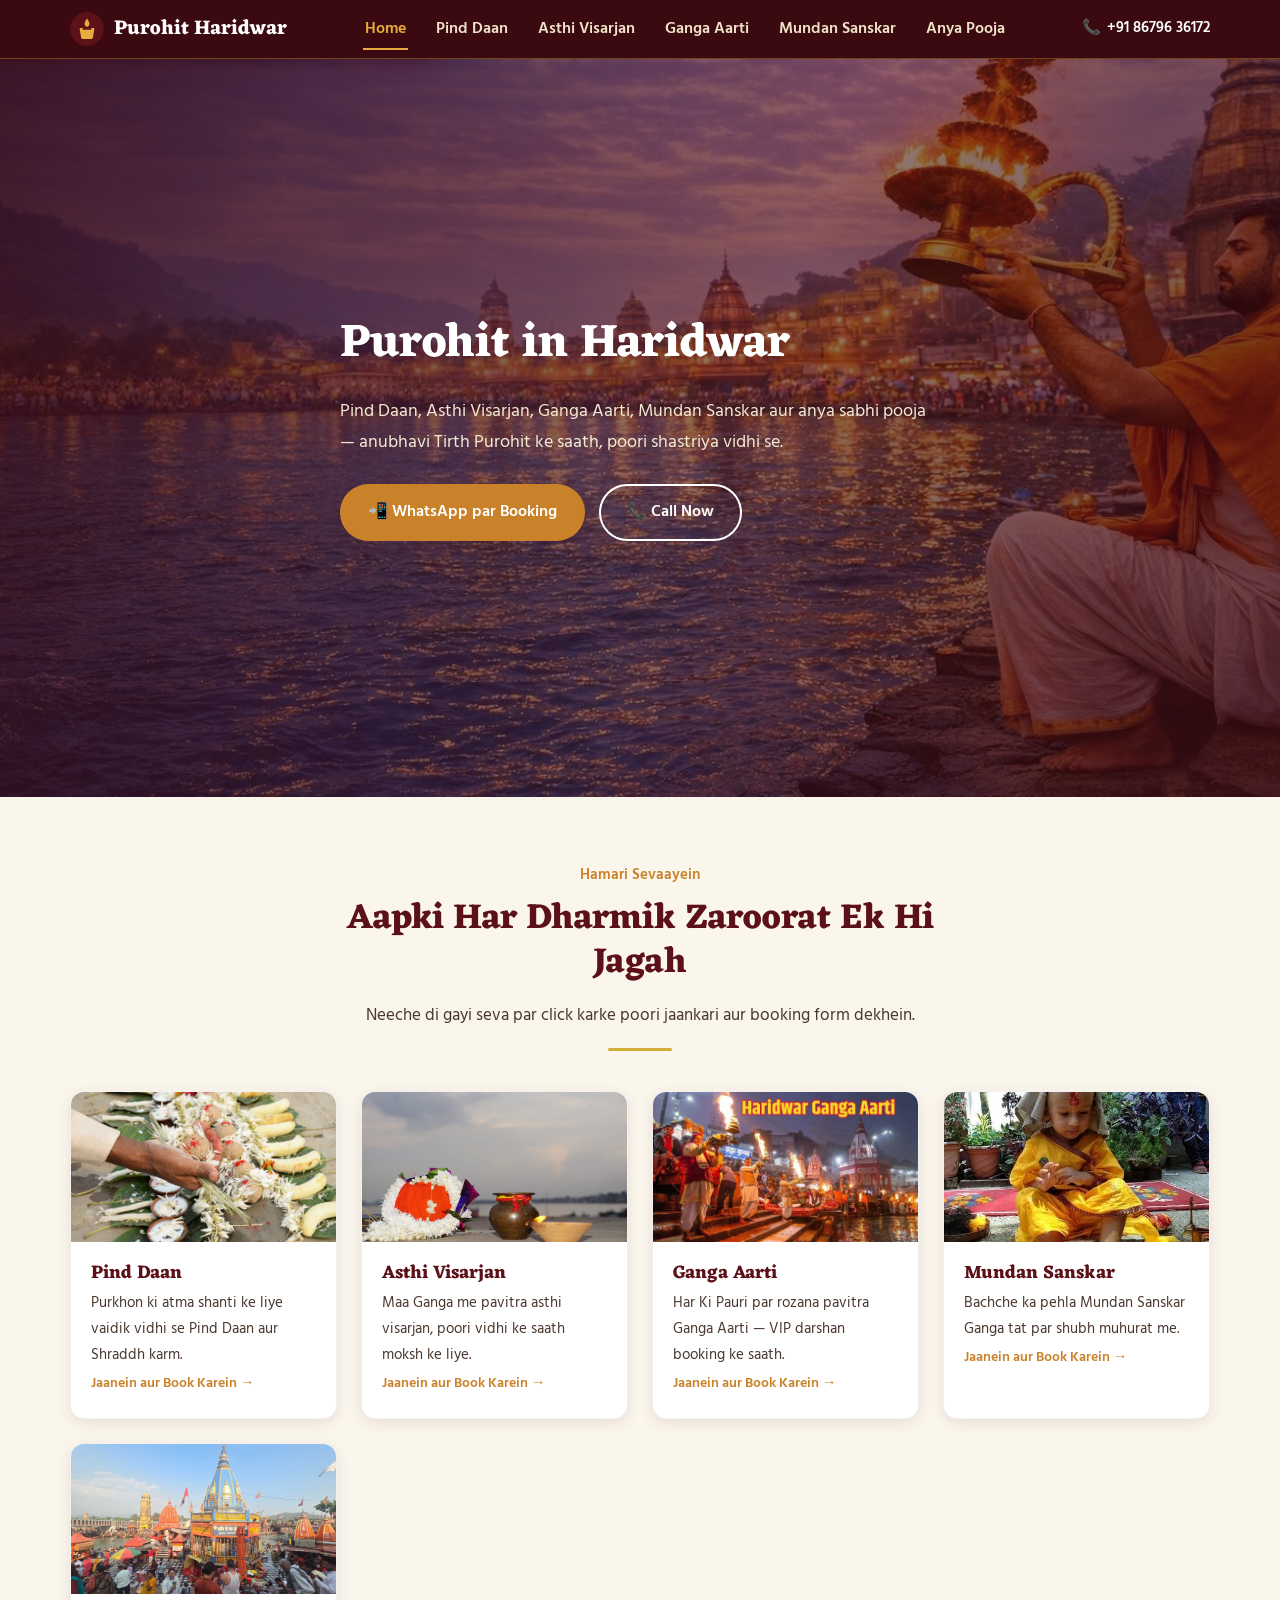
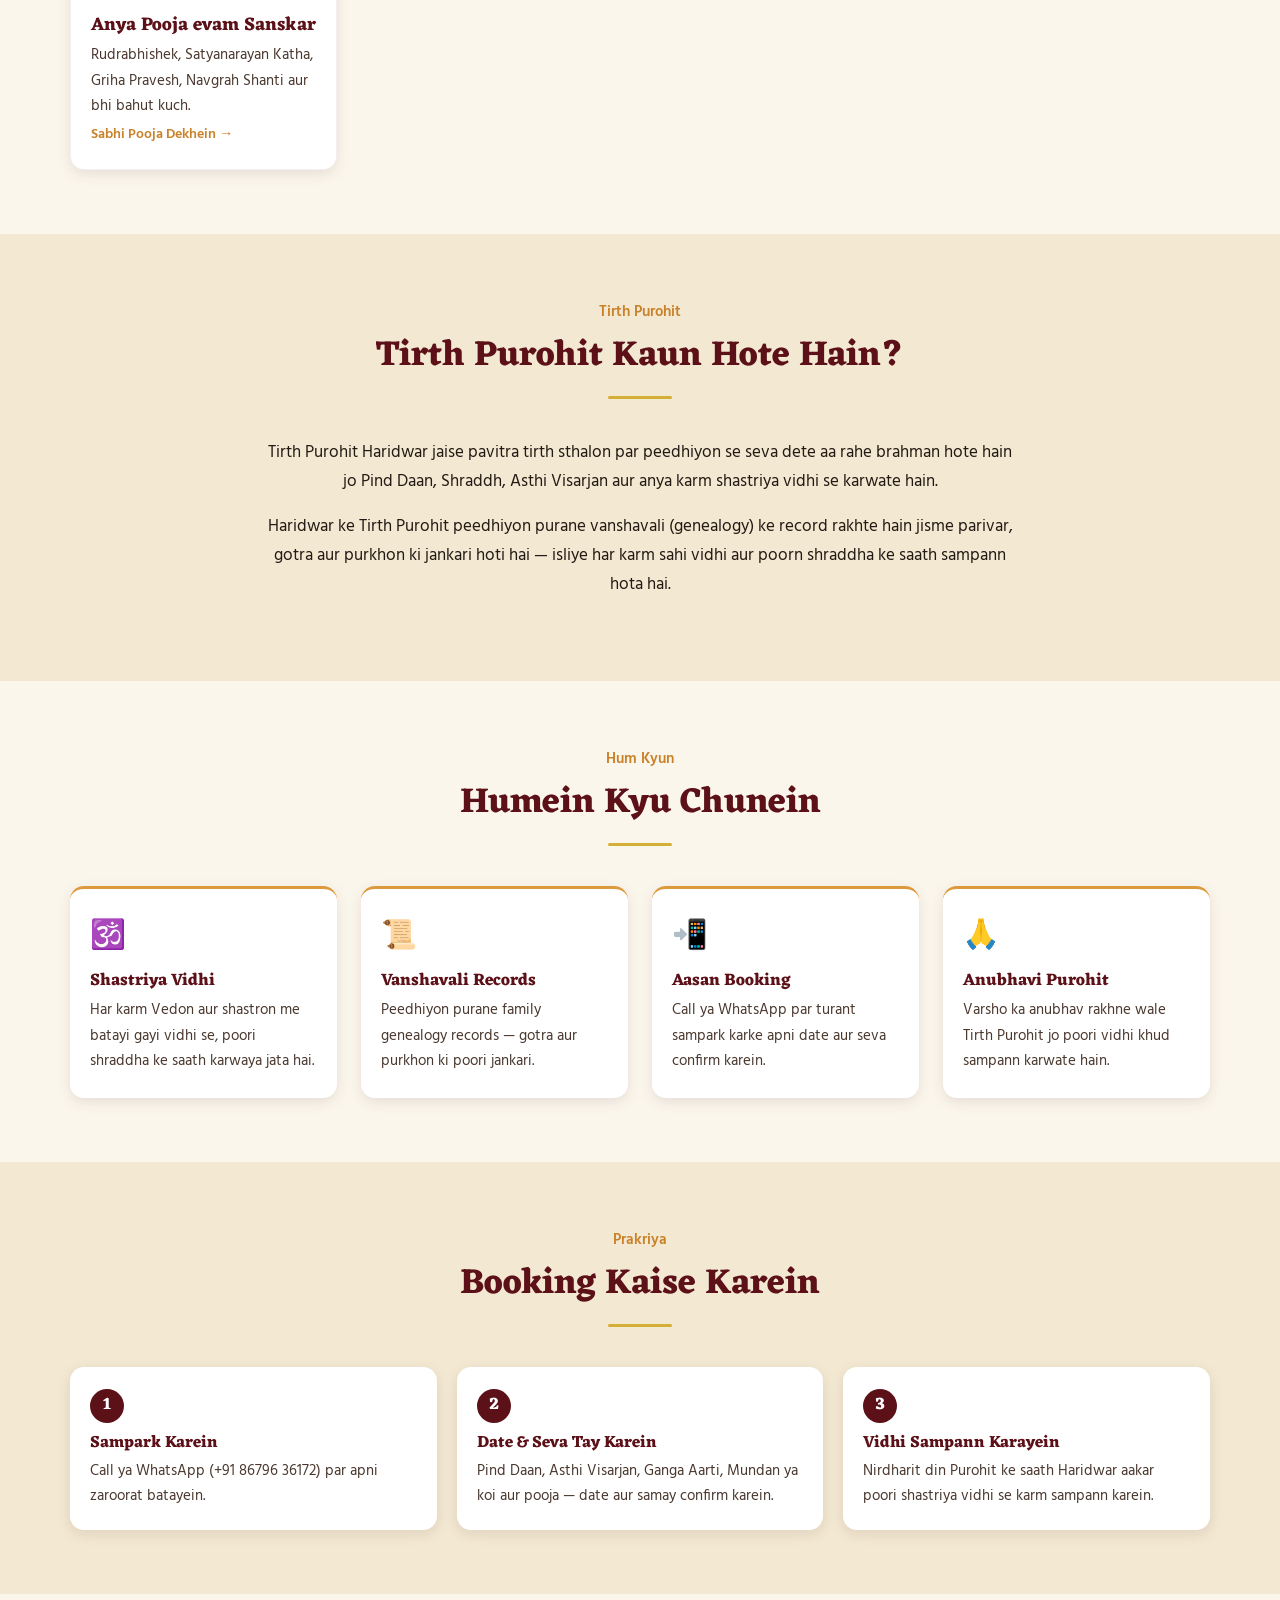
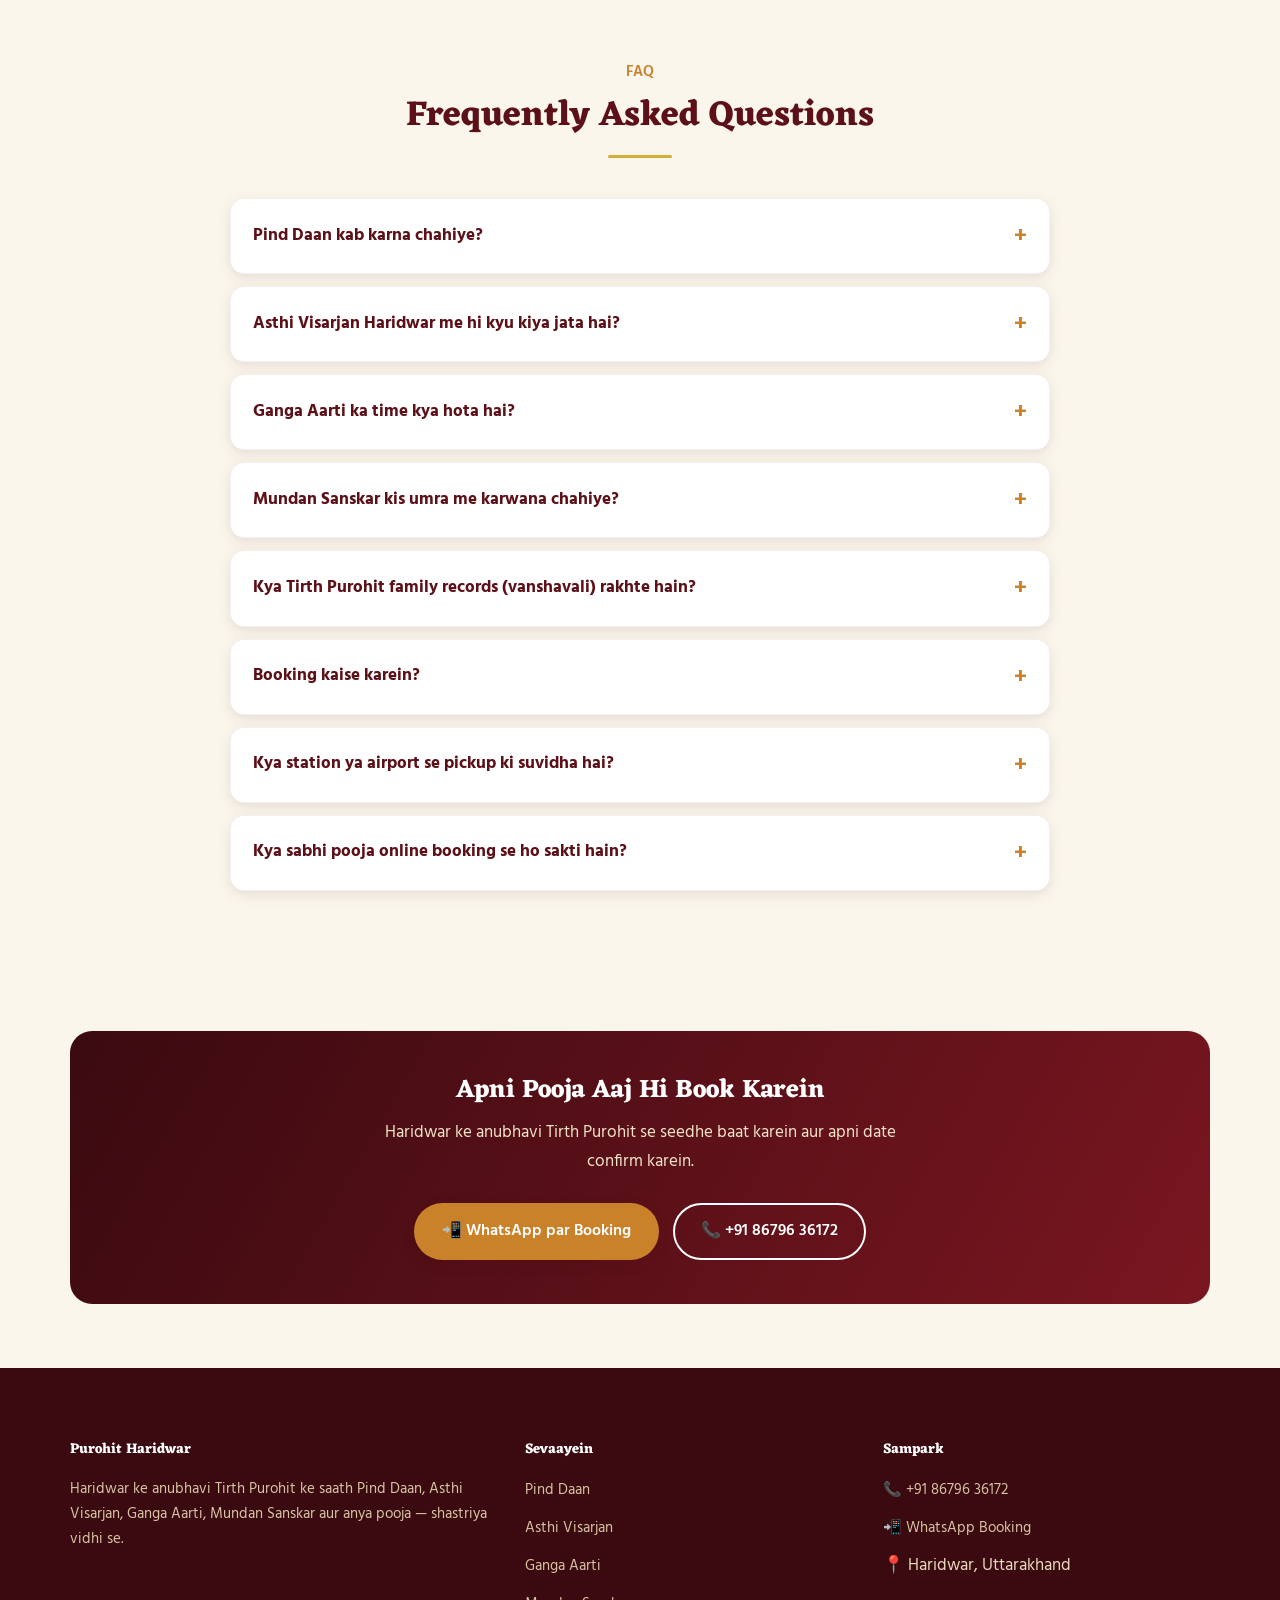
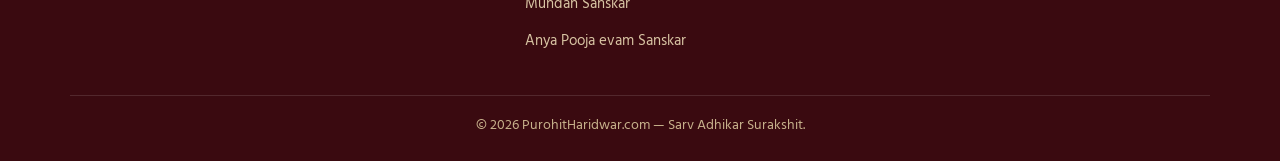
<file: index.html>
<!DOCTYPE html>
<html lang="hi">
<head>
<meta charset="UTF-8">
<title>Purohit in Haridwar | Pind Daan, Asthi Visarjan, Ganga Aarti Booking</title>
<meta name="description" content="Haridwar ke anubhavi Tirth Purohit ke saath Pind Daan, Asthi Visarjan, Ganga Aarti, Mundan Sanskar aur anya pooja karwayein. Call/WhatsApp par turant booking — 24x7 sampark.">
<meta name="keywords" content="purohit haridwar, tirth purohit haridwar, pind daan haridwar, asthi visarjan haridwar, ganga aarti haridwar, mundan sanskar haridwar, haridwar pandit booking, shraddh pind daan haridwar">
<meta name="viewport" content="width=device-width, initial-scale=1.0">
<meta name="robots" content="index, follow">
<link rel="canonical" href="https://purohitharidwar.com/">
<link rel="icon" href="favicon.svg" type="image/svg+xml">

<!-- Open Graph -->
<meta property="og:type" content="website">
<meta property="og:locale" content="hi_IN">
<meta property="og:title" content="Purohit in Haridwar | Pind Daan, Asthi Visarjan, Ganga Aarti">
<meta property="og:description" content="Haridwar ke anubhavi Tirth Purohit ke saath Pind Daan, Asthi Visarjan, Ganga Aarti, Mundan Sanskar aur anya pooja karwayein.">
<meta property="og:url" content="https://purohitharidwar.com/">
<meta property="og:image" content="https://purohitharidwar.com/images/hero.jpg">
<meta name="twitter:card" content="summary_large_image">

<link rel="preconnect" href="https://fonts.googleapis.com">
<link rel="preconnect" href="https://fonts.gstatic.com" crossorigin>
<link href="https://fonts.googleapis.com/css2?family=Eczar:wght@600;700&family=Hind:wght@400;500;600;700&display=swap" rel="stylesheet">
<link rel="stylesheet" href="assets/css/style.css">

<script type="application/ld+json">
{
  "@context": "https://schema.org",
  "@type": "LocalBusiness",
  "name": "Purohit Haridwar",
  "url": "https://purohitharidwar.com/",
  "image": "https://purohitharidwar.com/images/hero.jpg",
  "telephone": "+918679636172",
  "priceRange": "₹₹",
  "areaServed": "Haridwar, Uttarakhand, India",
  "address": {
    "@type": "PostalAddress",
    "addressLocality": "Haridwar",
    "addressRegion": "Uttarakhand",
    "addressCountry": "IN"
  },
  "sameAs": []
}
</script>
<script type="application/ld+json">
{
  "@context": "https://schema.org",
  "@type": "FAQPage",
  "mainEntity": [
    {"@type":"Question","name":"Pind Daan kab karna chahiye?","acceptedAnswer":{"@type":"Answer","text":"Pitru Paksha, Amavasya aur Shraddh ke din Pind Daan karna shubh mana jata hai."}},
    {"@type":"Question","name":"Asthi Visarjan Haridwar me hi kyu kiya jata hai?","acceptedAnswer":{"@type":"Answer","text":"Haridwar moksh nagri hai. Maa Ganga me asthi visarjan karne se atma ko shanti aur sadgati milti hai."}},
    {"@type":"Question","name":"Ganga Aarti ka time kya hota hai?","acceptedAnswer":{"@type":"Answer","text":"Haridwar me Ganga Aarti roz shaam ko Har Ki Pauri par hoti hai. Samay mausam ke hisaab se thoda badal sakta hai."}},
    {"@type":"Question","name":"Mundan Sanskar kis umra me karwana chahiye?","acceptedAnswer":{"@type":"Answer","text":"Aam taur par bachche ke pehle, teesre ya paanchve varsh me shubh muhurat dekh kar Mundan Sanskar karwaya jata hai."}},
    {"@type":"Question","name":"Kya Tirth Purohit family records (vanshavali) rakhte hain?","acceptedAnswer":{"@type":"Answer","text":"Haan, Haridwar ke Tirth Purohit peedhiyon se family genealogy records rakhte aaye hain jisme gotra aur purkhon ki jankari hoti hai."}},
    {"@type":"Question","name":"Booking kaise karein?","acceptedAnswer":{"@type":"Answer","text":"Aap seedhe Call ya WhatsApp (+91 86796 36172) par sampark karke apni date aur seva batakar booking confirm kar sakte hain."}},
    {"@type":"Question","name":"Kya station ya airport se pickup ki suvidha hai?","acceptedAnswer":{"@type":"Answer","text":"Booking confirm karte samay aap Purohit se pickup aur thahrne ki suvidha ke baare me sampark kar sakte hain."}},
    {"@type":"Question","name":"Kya sabhi pooja online booking se ho sakti hain?","acceptedAnswer":{"@type":"Answer","text":"Haan, Pind Daan, Asthi Visarjan, Ganga Aarti, Mundan Sanskar aur anya pooja — sabhi seva ke liye Call ya WhatsApp par advance booking ki ja sakti hai."}}
  ]
}
</script>
  <!-- Google tag (gtag.js) -->
<script async src="https://www.googletagmanager.com/gtag/js?id=AW-18351173434">
</script>
<script>
  window.dataLayer = window.dataLayer || [];
  function gtag(){dataLayer.push(arguments);}
  gtag('js', new Date());

  gtag('config', 'AW-18351173434');
</script>
  <!-- Event snippet for Contact conversion page -->
<script>
  gtag('event', 'conversion', {'send_to': 'AW-18351173434/DeU8CN_P3_EcELrewq5E'});
</script>

</head>
<body>

<header class="site-header">
  <nav class="nav">
    <a class="brand" href="index.html">
      <img src="favicon.svg" alt="" width="34" height="34">
      Purohit Haridwar
    </a>
    <ul class="nav-links">
      <li><a href="index.html">Home</a></li>
      <li><a href="pind-daan.html">Pind Daan</a></li>
      <li><a href="asthi-visarjan.html">Asthi Visarjan</a></li>
      <li><a href="ganga-aarti.html">Ganga Aarti</a></li>
      <li><a href="mundan-sanskaar.html">Mundan Sanskar</a></li>
      <li><a href="anya-pooja.html">Anya Pooja</a></li>
    </ul>
    <div class="nav-cta">
      <a class="nav-call" href="tel:+918679636172">📞 <span class="nav-call-text">+91 86796 36172</span></a>
      <button class="nav-toggle" aria-label="Menu kholein" aria-expanded="false">☰</button>
    </div>
  </nav>
</header>

<section class="hero hero-home" style="background-image:url('images/hero.jpg')">
  <div class="container hero-inner">
    <h1>Purohit in Haridwar</h1>
    <p class="lead">Pind Daan, Asthi Visarjan, Ganga Aarti, Mundan Sanskar aur anya sabhi pooja — anubhavi Tirth Purohit ke saath, poori shastriya vidhi se.</p>
    <div class="hero-actions">
      <a href="https://wa.me/918679636172" class="btn btn-primary">📲 WhatsApp par Booking</a>
      <a href="tel:+918679636172" class="btn btn-outline">📞 Call Now</a>
    </div>
  </div>
</section>

<section aria-labelledby="services-heading">
  <div class="container">
    <div class="section-head">
      <span class="eyebrow">Hamari Sevaayein</span>
      <h2 id="services-heading">Aapki Har Dharmik Zaroorat Ek Hi Jagah</h2>
      <p>Neeche di gayi seva par click karke poori jaankari aur booking form dekhein.</p>
      <hr class="divider">
    </div>

    <div class="service-grid">
      <a class="service-card" href="pind-daan.html">
        <div class="thumb"><img src="images/pind-daan.jpg" alt="Pind Daan Haridwar" loading="lazy" width="400" height="260"></div>
        <div class="body">
          <h3>Pind Daan</h3>
          <p>Purkhon ki atma shanti ke liye vaidik vidhi se Pind Daan aur Shraddh karm.</p>
          <span class="go">Jaanein aur Book Karein →</span>
        </div>
      </a>
      <a class="service-card" href="asthi-visarjan.html">
        <div class="thumb"><img src="images/asthi-visarjan.jpg" alt="Asthi Visarjan Haridwar" loading="lazy" width="400" height="260"></div>
        <div class="body">
          <h3>Asthi Visarjan</h3>
          <p>Maa Ganga me pavitra asthi visarjan, poori vidhi ke saath moksh ke liye.</p>
          <span class="go">Jaanein aur Book Karein →</span>
        </div>
      </a>
      <a class="service-card" href="ganga-aarti.html">
        <div class="thumb"><img src="images/ganga-aarti.jpg" alt="Ganga Aarti Haridwar" loading="lazy" width="400" height="260"></div>
        <div class="body">
          <h3>Ganga Aarti</h3>
          <p>Har Ki Pauri par rozana pavitra Ganga Aarti — VIP darshan booking ke saath.</p>
          <span class="go">Jaanein aur Book Karein →</span>
        </div>
      </a>
      <a class="service-card" href="mundan-sanskaar.html">
        <div class="thumb"><img src="images/mundan-sanskaar.jpg" alt="Mundan Sanskar Haridwar" loading="lazy" width="400" height="260"></div>
        <div class="body">
          <h3>Mundan Sanskar</h3>
          <p>Bachche ka pehla Mundan Sanskar Ganga tat par shubh muhurat me.</p>
          <span class="go">Jaanein aur Book Karein →</span>
        </div>
      </a>
      <a class="service-card" href="anya-pooja.html">
        <div class="thumb"><img src="images/anya-pooja.jpg" alt="Anya Pooja evam Sanskar Haridwar" loading="lazy" width="400" height="260"></div>
        <div class="body">
          <h3>Anya Pooja evam Sanskar</h3>
          <p>Rudrabhishek, Satyanarayan Katha, Griha Pravesh, Navgrah Shanti aur bhi bahut kuch.</p>
          <span class="go">Sabhi Pooja Dekhein →</span>
        </div>
      </a>
    </div>
  </div>
</section>

<section class="section-alt" aria-labelledby="purohit-heading">
  <div class="container">
    <div class="section-head">
      <span class="eyebrow">Tirth Purohit</span>
      <h2 id="purohit-heading">Tirth Purohit Kaun Hote Hain?</h2>
      <hr class="divider">
    </div>
    <div style="max-width:760px;margin:0 auto;text-align:center">
      <p>Tirth Purohit Haridwar jaise pavitra tirth sthalon par peedhiyon se seva dete aa rahe brahman hote hain jo Pind Daan, Shraddh, Asthi Visarjan aur anya karm shastriya vidhi se karwate hain.</p>
      <p>Haridwar ke Tirth Purohit peedhiyon purane vanshavali (genealogy) ke record rakhte hain jisme parivar, gotra aur purkhon ki jankari hoti hai — isliye har karm sahi vidhi aur poorn shraddha ke saath sampann hota hai.</p>
    </div>
  </div>
</section>

<section aria-labelledby="why-heading">
  <div class="container">
    <div class="section-head">
      <span class="eyebrow">Hum Kyun</span>
      <h2 id="why-heading">Humein Kyu Chunein</h2>
      <hr class="divider">
    </div>
    <div class="icon-list">
      <div class="icon-item">
        <div class="glyph">🕉️</div>
        <h4>Shastriya Vidhi</h4>
        <p>Har karm Vedon aur shastron me batayi gayi vidhi se, poori shraddha ke saath karwaya jata hai.</p>
      </div>
      <div class="icon-item">
        <div class="glyph">📜</div>
        <h4>Vanshavali Records</h4>
        <p>Peedhiyon purane family genealogy records — gotra aur purkhon ki poori jankari.</p>
      </div>
      <div class="icon-item">
        <div class="glyph">📲</div>
        <h4>Aasan Booking</h4>
        <p>Call ya WhatsApp par turant sampark karke apni date aur seva confirm karein.</p>
      </div>
      <div class="icon-item">
        <div class="glyph">🙏</div>
        <h4>Anubhavi Purohit</h4>
        <p>Varsho ka anubhav rakhne wale Tirth Purohit jo poori vidhi khud sampann karwate hain.</p>
      </div>
    </div>
  </div>
</section>

<section class="section-alt" aria-labelledby="steps-heading">
  <div class="container">
    <div class="section-head">
      <span class="eyebrow">Prakriya</span>
      <h2 id="steps-heading">Booking Kaise Karein</h2>
      <hr class="divider">
    </div>
    <div class="steps">
      <div class="step">
        <h4>Sampark Karein</h4>
        <p>Call ya WhatsApp (+91 86796 36172) par apni zaroorat batayein.</p>
      </div>
      <div class="step">
        <h4>Date & Seva Tay Karein</h4>
        <p>Pind Daan, Asthi Visarjan, Ganga Aarti, Mundan ya koi aur pooja — date aur samay confirm karein.</p>
      </div>
      <div class="step">
        <h4>Vidhi Sampann Karayein</h4>
        <p>Nirdharit din Purohit ke saath Haridwar aakar poori shastriya vidhi se karm sampann karein.</p>
      </div>
    </div>
  </div>
</section>

<section aria-labelledby="faq-heading" id="faq">
  <div class="container">
    <div class="section-head">
      <span class="eyebrow">FAQ</span>
      <h2 id="faq-heading">Frequently Asked Questions</h2>
      <hr class="divider">
    </div>
    <div class="faq-list">
      <details class="faq-item"><summary>Pind Daan kab karna chahiye?</summary><div class="faq-a">Pitru Paksha, Amavasya aur Shraddh ke din Pind Daan karna shubh mana jata hai.</div></details>
      <details class="faq-item"><summary>Asthi Visarjan Haridwar me hi kyu kiya jata hai?</summary><div class="faq-a">Haridwar moksh nagri hai. Maa Ganga me asthi visarjan karne se atma ko shanti aur sadgati milti hai.</div></details>
      <details class="faq-item"><summary>Ganga Aarti ka time kya hota hai?</summary><div class="faq-a">Haridwar me Ganga Aarti roz shaam ko Har Ki Pauri par hoti hai. Samay mausam ke hisaab se thoda badal sakta hai.</div></details>
      <details class="faq-item"><summary>Mundan Sanskar kis umra me karwana chahiye?</summary><div class="faq-a">Aam taur par bachche ke pehle, teesre ya paanchve varsh me shubh muhurat dekh kar Mundan Sanskar karwaya jata hai.</div></details>
      <details class="faq-item"><summary>Kya Tirth Purohit family records (vanshavali) rakhte hain?</summary><div class="faq-a">Haan, Haridwar ke Tirth Purohit peedhiyon se family genealogy records rakhte aaye hain jisme gotra aur purkhon ki jankari hoti hai.</div></details>
      <details class="faq-item"><summary>Booking kaise karein?</summary><div class="faq-a">Aap seedhe Call ya WhatsApp (+91 86796 36172) par sampark karke apni date aur seva batakar booking confirm kar sakte hain.</div></details>
      <details class="faq-item"><summary>Kya station ya airport se pickup ki suvidha hai?</summary><div class="faq-a">Booking confirm karte samay aap Purohit se pickup aur thahrne ki suvidha ke baare me sampark kar sakte hain.</div></details>
      <details class="faq-item"><summary>Kya sabhi pooja online booking se ho sakti hain?</summary><div class="faq-a">Haan, Pind Daan, Asthi Visarjan, Ganga Aarti, Mundan Sanskar aur anya pooja — sabhi seva ke liye Call ya WhatsApp par advance booking ki ja sakti hai.</div></details>
    </div>
  </div>
</section>

<section aria-label="Booking CTA">
  <div class="container">
    <div class="cta-band">
      <h2>Apni Pooja Aaj Hi Book Karein</h2>
      <p>Haridwar ke anubhavi Tirth Purohit se seedhe baat karein aur apni date confirm karein.</p>
      <div class="hero-actions">
        <a href="https://wa.me/918679636172" class="btn btn-primary">📲 WhatsApp par Booking</a>
        <a href="tel:+918679636172" class="btn btn-outline">📞 +91 86796 36172</a>
      </div>
    </div>
  </div>
</section>

<footer class="site-footer">
  <div class="container">
    <div class="footer-grid">
      <div>
        <h5>Purohit Haridwar</h5>
        <p>Haridwar ke anubhavi Tirth Purohit ke saath Pind Daan, Asthi Visarjan, Ganga Aarti, Mundan Sanskar aur anya pooja — shastriya vidhi se.</p>
      </div>
      <div>
        <h5>Sevaayein</h5>
        <ul>
          <li><a href="pind-daan.html">Pind Daan</a></li>
          <li><a href="asthi-visarjan.html">Asthi Visarjan</a></li>
          <li><a href="ganga-aarti.html">Ganga Aarti</a></li>
          <li><a href="mundan-sanskaar.html">Mundan Sanskar</a></li>
          <li><a href="anya-pooja.html">Anya Pooja evam Sanskar</a></li>
        </ul>
      </div>
      <div>
        <h5>Sampark</h5>
        <ul>
          <li><a href="tel:+918679636172">📞 +91 86796 36172</a></li>
          <li><a href="https://wa.me/918679636172">📲 WhatsApp Booking</a></li>
          <li>📍 Haridwar, Uttarakhand</li>
        </ul>
      </div>
    </div>
    <div class="footer-bottom">© 2026 PurohitHaridwar.com — Sarv Adhikar Surakshit.</div>
  </div>
</footer>

<div class="mobile-cta-bar">
  <a class="m-call" href="tel:+918679636172">📞 Call Now</a>
  <a class="m-wa" href="https://wa.me/918679636172">📲 WhatsApp</a>
</div>

<script src="assets/js/main.js"></script>
</body>
</html>
</file>
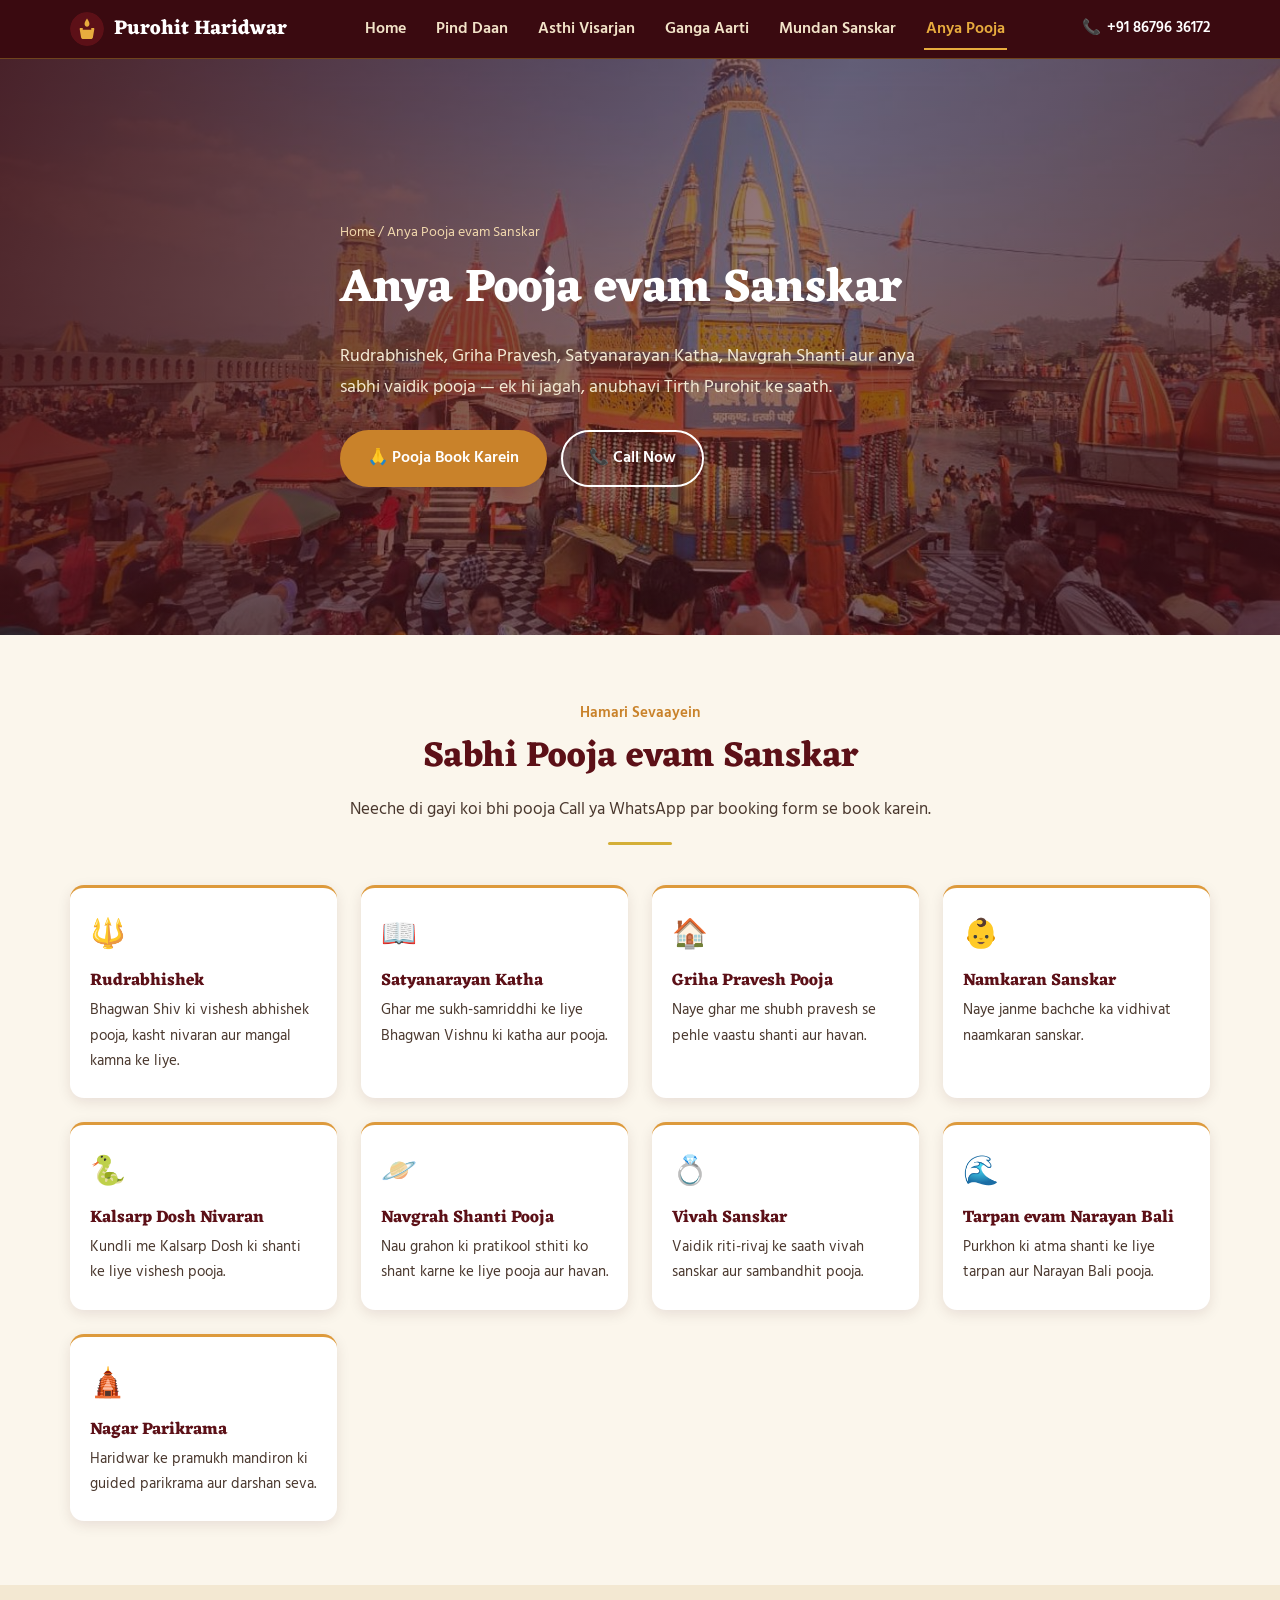
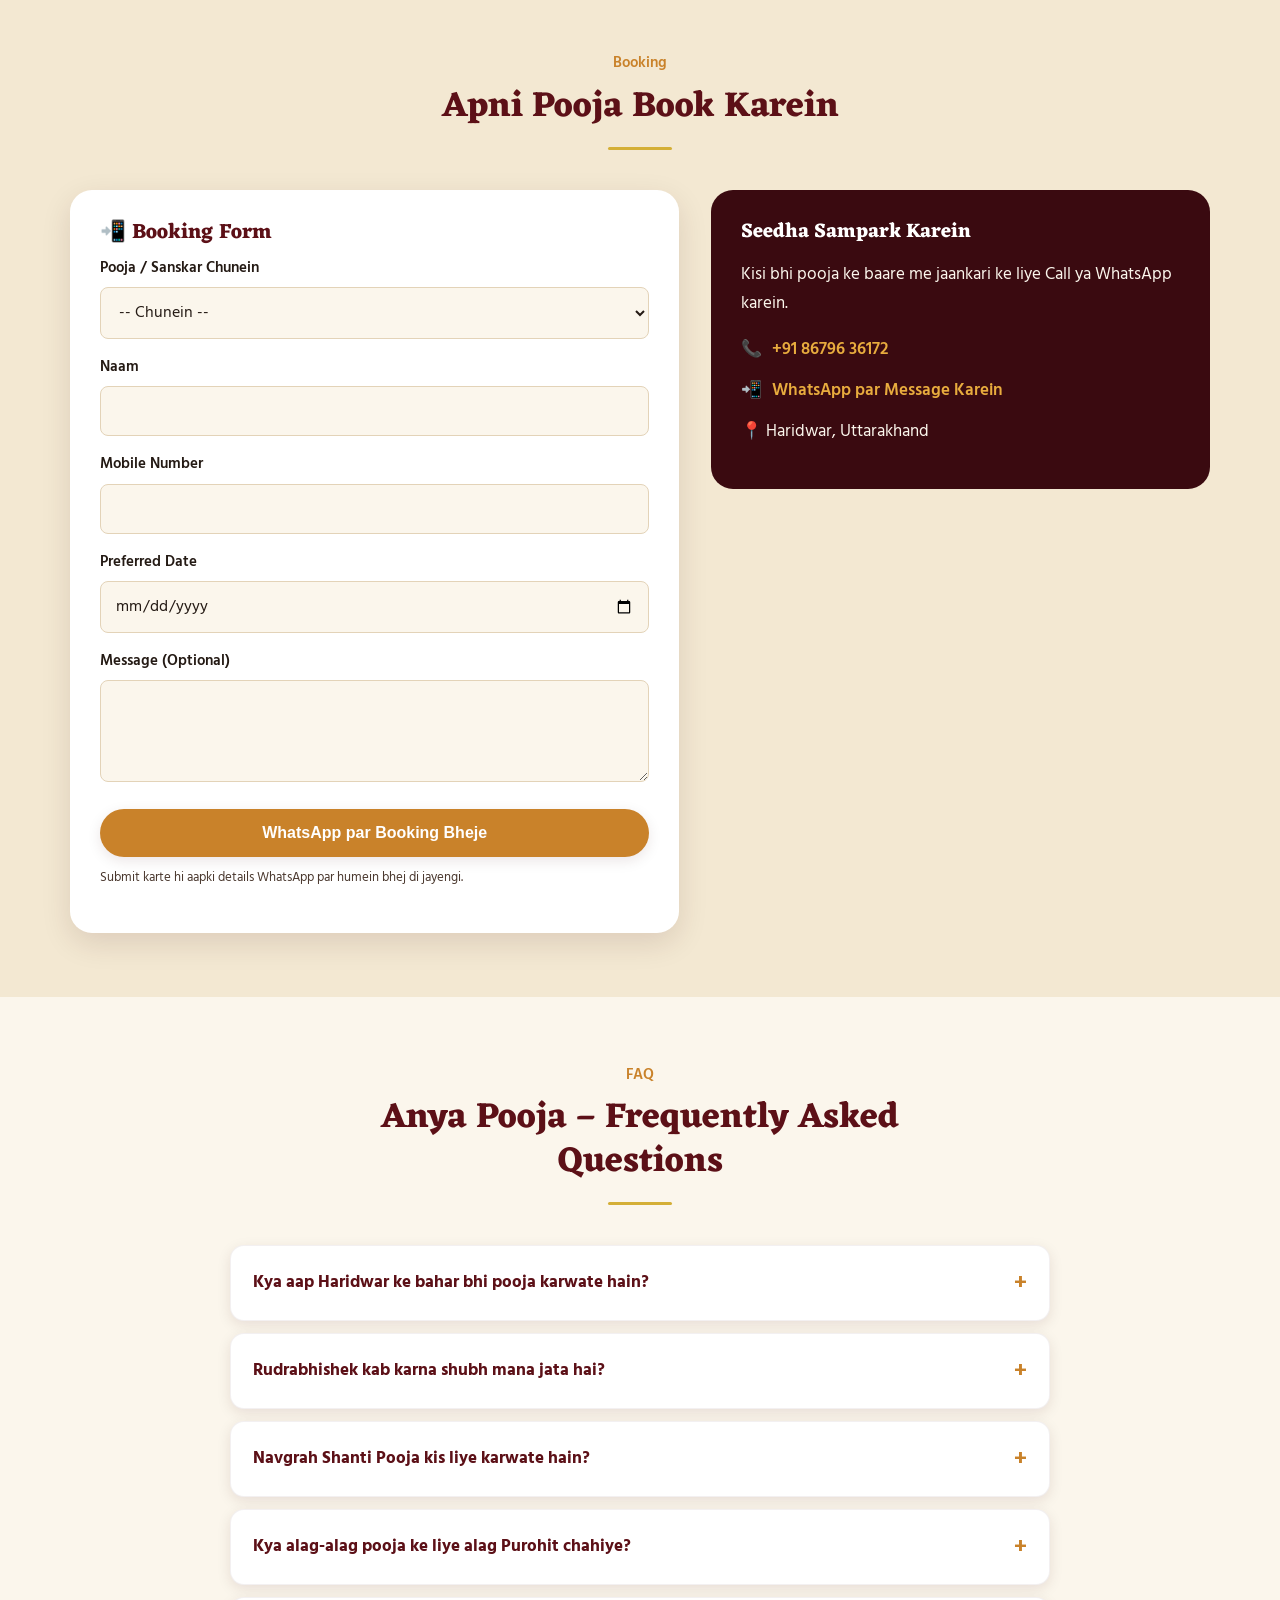
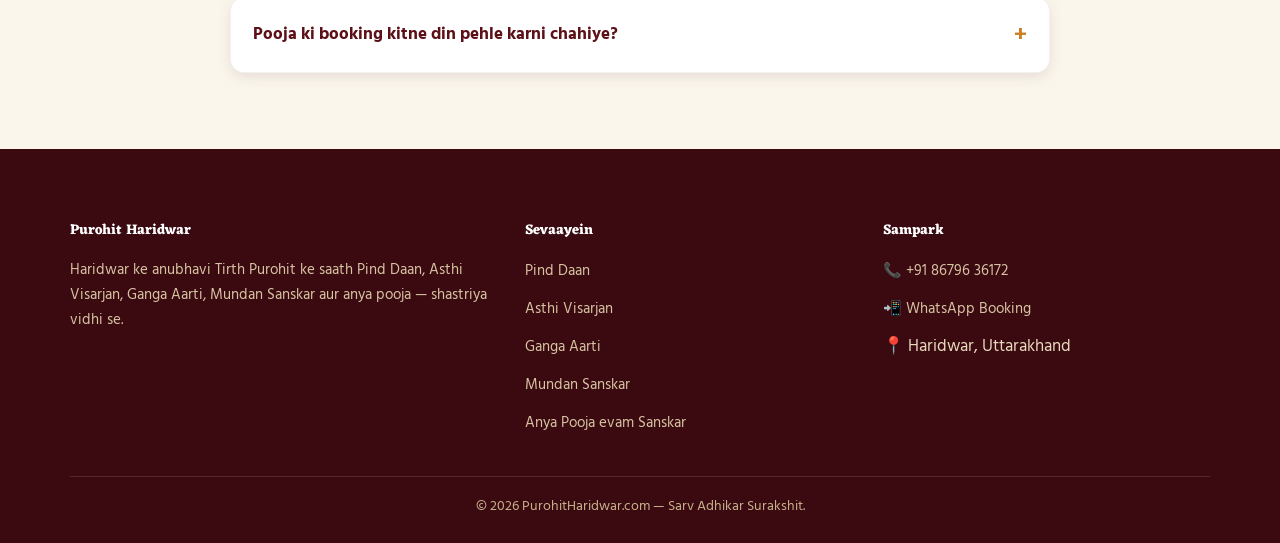
<file: anya-pooja.html>
<!DOCTYPE html>
<html lang="hi">
<head>
<meta charset="UTF-8">
<title>Anya Pooja evam Sanskar Haridwar | Rudrabhishek, Griha Pravesh, Navgrah Shanti</title>
<meta name="description" content="Haridwar me Rudrabhishek, Satyanarayan Katha, Griha Pravesh, Namkaran, Kalsarp Dosh Nivaran, Navgrah Shanti, Vivah Sanskar jaisi sabhi pooja anubhavi Tirth Purohit se karwayein.">
<meta name="keywords" content="anya pooja haridwar, sabhi pooja haridwar, rudrabhishek haridwar, griha pravesh pooja haridwar, satyanarayan katha haridwar, navgrah shanti pooja haridwar, kalsarp dosh nivaran haridwar, namkaran sanskar haridwar, vivah sanskar haridwar">
<meta name="viewport" content="width=device-width, initial-scale=1">
<meta name="robots" content="index, follow">
<link rel="canonical" href="https://purohitharidwar.com/anya-pooja.html">
<link rel="icon" href="favicon.svg" type="image/svg+xml">

<meta property="og:type" content="website">
<meta property="og:locale" content="hi_IN">
<meta property="og:title" content="Anya Pooja evam Sanskar Haridwar">
<meta property="og:description" content="Rudrabhishek, Griha Pravesh, Satyanarayan Katha, Navgrah Shanti, Kalsarp Dosh Nivaran aur anya sabhi pooja — anubhavi Tirth Purohit ke saath.">
<meta property="og:url" content="https://purohitharidwar.com/anya-pooja.html">
<meta property="og:image" content="https://purohitharidwar.com/images/anya-pooja.jpg">
<meta name="twitter:card" content="summary_large_image">

<link rel="preconnect" href="https://fonts.googleapis.com">
<link rel="preconnect" href="https://fonts.gstatic.com" crossorigin>
<link href="https://fonts.googleapis.com/css2?family=Eczar:wght@600;700&family=Hind:wght@400;500;600;700&display=swap" rel="stylesheet">
<link rel="stylesheet" href="assets/css/style.css">

<script type="application/ld+json">
{
  "@context": "https://schema.org",
  "@type": "BreadcrumbList",
  "itemListElement": [
    {"@type":"ListItem","position":1,"name":"Home","item":"https://purohitharidwar.com/"},
    {"@type":"ListItem","position":2,"name":"Anya Pooja evam Sanskar","item":"https://purohitharidwar.com/anya-pooja.html"}
  ]
}
</script>
<script type="application/ld+json">
{
  "@context": "https://schema.org",
  "@type": "FAQPage",
  "mainEntity": [
    {"@type":"Question","name":"Kya aap Haridwar ke bahar bhi pooja karwate hain?","acceptedAnswer":{"@type":"Answer","text":"Kuch pooja jaise Griha Pravesh ya Satyanarayan Katha aapke sthan par bhi karwayi ja sakti hain — booking ke samay location bata dein."}},
    {"@type":"Question","name":"Rudrabhishek kab karna shubh mana jata hai?","acceptedAnswer":{"@type":"Answer","text":"Somvar, Pradosh aur Mahashivratri ke din Rudrabhishek karna vishesh shubh mana jata hai, halaanki yeh kisi bhi shubh din kiya ja sakta hai."}},
    {"@type":"Question","name":"Navgrah Shanti Pooja kis liye karwate hain?","acceptedAnswer":{"@type":"Answer","text":"Kundli me graha dosh ya pratikool graha sthiti ko shant karne ke liye Navgrah Shanti Pooja karwayi jati hai."}},
    {"@type":"Question","name":"Kya alag-alag pooja ke liye alag Purohit chahiye?","acceptedAnswer":{"@type":"Answer","text":"Nahi, hamare Tirth Purohit sabhi vaidik pooja aur sanskar shastriya vidhi se karwane me saksham hain."}},
    {"@type":"Question","name":"Pooja ki booking kitne din pehle karni chahiye?","acceptedAnswer":{"@type":"Answer","text":"Muhurat aur samagri ki vyavastha ke liye kam se kam 3-5 din pehle booking karna behtar rehta hai."}}
  ]
}
</script>
  <!-- Google tag (gtag.js ) -->
<script async src="https://www.googletagmanager.com/gtag/js?id=AW-18351173434">
</script>
<script>
  window.dataLayer = window.dataLayer || [];
  function gtag(){dataLayer.push(arguments);}
  gtag('js', new Date());

  gtag('config', 'AW-18351173434');
</script>
  <!-- Event snippet for Contact conversion page -->
<script>
  gtag('event', 'conversion', {'send_to': 'AW-18351173434/DeU8CN_P3_EcELrewq5E'});
</script>

</head>
<body>

<header class="site-header">
  <nav class="nav">
    <a class="brand" href="index.html">
      <img src="favicon.svg" alt="" width="34" height="34">
      Purohit Haridwar
    </a>
    <ul class="nav-links">
      <li><a href="index.html">Home</a></li>
      <li><a href="pind-daan.html">Pind Daan</a></li>
      <li><a href="asthi-visarjan.html">Asthi Visarjan</a></li>
      <li><a href="ganga-aarti.html">Ganga Aarti</a></li>
      <li><a href="mundan-sanskaar.html">Mundan Sanskar</a></li>
      <li><a href="anya-pooja.html">Anya Pooja</a></li>
    </ul>
    <div class="nav-cta">
      <a class="nav-call" href="tel:+918679636172">📞 <span class="nav-call-text">+91 86796 36172</span></a>
      <button class="nav-toggle" aria-label="Menu kholein" aria-expanded="false">☰</button>
    </div>
  </nav>
</header>

<section class="hero" style="background-image:url('images/anya-pooja.jpg')">
  <div class="container hero-inner">
    <p class="breadcrumb"><a href="index.html">Home</a> / Anya Pooja evam Sanskar</p>
    <h1>Anya Pooja evam Sanskar</h1>
    <p class="lead">Rudrabhishek, Griha Pravesh, Satyanarayan Katha, Navgrah Shanti aur anya sabhi vaidik pooja — ek hi jagah, anubhavi Tirth Purohit ke saath.</p>
    <div class="hero-actions">
      <a href="#booking" class="btn btn-primary">🙏 Pooja Book Karein</a>
      <a href="tel:+918679636172" class="btn btn-outline">📞 Call Now</a>
    </div>
  </div>
</section>

<section aria-labelledby="list-heading">
  <div class="container">
    <div class="section-head">
      <span class="eyebrow">Hamari Sevaayein</span>
      <h2 id="list-heading">Sabhi Pooja evam Sanskar</h2>
      <p>Neeche di gayi koi bhi pooja Call ya WhatsApp par booking form se book karein.</p>
      <hr class="divider">
    </div>
    <div class="icon-list">
      <div class="icon-item">
        <div class="glyph">🔱</div>
        <h4>Rudrabhishek</h4>
        <p>Bhagwan Shiv ki vishesh abhishek pooja, kasht nivaran aur mangal kamna ke liye.</p>
      </div>
      <div class="icon-item">
        <div class="glyph">📖</div>
        <h4>Satyanarayan Katha</h4>
        <p>Ghar me sukh-samriddhi ke liye Bhagwan Vishnu ki katha aur pooja.</p>
      </div>
      <div class="icon-item">
        <div class="glyph">🏠</div>
        <h4>Griha Pravesh Pooja</h4>
        <p>Naye ghar me shubh pravesh se pehle vaastu shanti aur havan.</p>
      </div>
      <div class="icon-item">
        <div class="glyph">👶</div>
        <h4>Namkaran Sanskar</h4>
        <p>Naye janme bachche ka vidhivat naamkaran sanskar.</p>
      </div>
      <div class="icon-item">
        <div class="glyph">🐍</div>
        <h4>Kalsarp Dosh Nivaran</h4>
        <p>Kundli me Kalsarp Dosh ki shanti ke liye vishesh pooja.</p>
      </div>
      <div class="icon-item">
        <div class="glyph">🪐</div>
        <h4>Navgrah Shanti Pooja</h4>
        <p>Nau grahon ki pratikool sthiti ko shant karne ke liye pooja aur havan.</p>
      </div>
      <div class="icon-item">
        <div class="glyph">💍</div>
        <h4>Vivah Sanskar</h4>
        <p>Vaidik riti-rivaj ke saath vivah sanskar aur sambandhit pooja.</p>
      </div>
      <div class="icon-item">
        <div class="glyph">🌊</div>
        <h4>Tarpan evam Narayan Bali</h4>
        <p>Purkhon ki atma shanti ke liye tarpan aur Narayan Bali pooja.</p>
      </div>
      <div class="icon-item">
        <div class="glyph">🛕</div>
        <h4>Nagar Parikrama</h4>
        <p>Haridwar ke pramukh mandiron ki guided parikrama aur darshan seva.</p>
      </div>
    </div>
  </div>
</section>

<section class="section-alt" aria-labelledby="booking-heading" id="booking">
  <div class="container">
    <div class="section-head">
      <span class="eyebrow">Booking</span>
      <h2 id="booking-heading">Apni Pooja Book Karein</h2>
      <hr class="divider">
    </div>
    <div class="booking-wrap">
      <form class="booking-card" data-wa-form data-service="Anya Pooja" novalidate>
        <h3>📲 Booking Form</h3>
        <div class="form-field">
          <label for="ap-service">Pooja / Sanskar Chunein</label>
          <select id="ap-service" data-wa-field="Pooja" required style="width:100%;padding:11px 14px;border:1.5px solid #e3d3b8;border-radius:8px;font-family:inherit;font-size:1rem;background:#fbf6ec;color:#241a14;">
            <option value="">-- Chunein --</option>
            <option>Rudrabhishek</option>
            <option>Satyanarayan Katha</option>
            <option>Griha Pravesh Pooja</option>
            <option>Namkaran Sanskar</option>
            <option>Kalsarp Dosh Nivaran</option>
            <option>Navgrah Shanti Pooja</option>
            <option>Vivah Sanskar</option>
            <option>Tarpan evam Narayan Bali</option>
            <option>Nagar Parikrama</option>
            <option>Anya</option>
          </select>
        </div>
        <div class="form-field">
          <label for="ap-name">Naam</label>
          <input id="ap-name" type="text" data-wa-field="Naam" required>
        </div>
        <div class="form-field">
          <label for="ap-phone">Mobile Number</label>
          <input id="ap-phone" type="tel" data-wa-field="Phone" required>
        </div>
        <div class="form-field">
          <label for="ap-date">Preferred Date</label>
          <input id="ap-date" type="date" data-wa-field="Date" required>
        </div>
        <div class="form-field">
          <label for="ap-msg">Message (Optional)</label>
          <textarea id="ap-msg" rows="3" data-wa-field="Message"></textarea>
        </div>
        <button type="submit" class="btn btn-primary btn-block">WhatsApp par Booking Bheje</button>
        <p class="form-note">Submit karte hi aapki details WhatsApp par humein bhej di jayengi.</p>
      </form>

      <div class="contact-panel">
        <h3>Seedha Sampark Karein</h3>
        <p>Kisi bhi pooja ke baare me jaankari ke liye Call ya WhatsApp karein.</p>
        <ul>
          <li>📞 <a href="tel:+918679636172">+91 86796 36172</a></li>
          <li>📲 <a href="https://wa.me/918679636172">WhatsApp par Message Karein</a></li>
          <li>📍 Haridwar, Uttarakhand</li>
        </ul>
      </div>
    </div>
  </div>
</section>

<section aria-labelledby="faq-heading" id="faq-anya">
  <div class="container">
    <div class="section-head">
      <span class="eyebrow">FAQ</span>
      <h2 id="faq-heading">Anya Pooja – Frequently Asked Questions</h2>
      <hr class="divider">
    </div>
    <div class="faq-list">
      <details class="faq-item"><summary>Kya aap Haridwar ke bahar bhi pooja karwate hain?</summary><div class="faq-a">Kuch pooja jaise Griha Pravesh ya Satyanarayan Katha aapke sthan par bhi karwayi ja sakti hain — booking ke samay location bata dein.</div></details>
      <details class="faq-item"><summary>Rudrabhishek kab karna shubh mana jata hai?</summary><div class="faq-a">Somvar, Pradosh aur Mahashivratri ke din Rudrabhishek karna vishesh shubh mana jata hai, halaanki yeh kisi bhi shubh din kiya ja sakta hai.</div></details>
      <details class="faq-item"><summary>Navgrah Shanti Pooja kis liye karwate hain?</summary><div class="faq-a">Kundli me graha dosh ya pratikool graha sthiti ko shant karne ke liye Navgrah Shanti Pooja karwayi jati hai.</div></details>
      <details class="faq-item"><summary>Kya alag-alag pooja ke liye alag Purohit chahiye?</summary><div class="faq-a">Nahi, hamare Tirth Purohit sabhi vaidik pooja aur sanskar shastriya vidhi se karwane me saksham hain.</div></details>
      <details class="faq-item"><summary>Pooja ki booking kitne din pehle karni chahiye?</summary><div class="faq-a">Muhurat aur samagri ki vyavastha ke liye kam se kam 3-5 din pehle booking karna behtar rehta hai.</div></details>
    </div>
  </div>
</section>

<footer class="site-footer">
  <div class="container">
    <div class="footer-grid">
      <div>
        <h5>Purohit Haridwar</h5>
        <p>Haridwar ke anubhavi Tirth Purohit ke saath Pind Daan, Asthi Visarjan, Ganga Aarti, Mundan Sanskar aur anya pooja — shastriya vidhi se.</p>
      </div>
      <div>
        <h5>Sevaayein</h5>
        <ul>
          <li><a href="pind-daan.html">Pind Daan</a></li>
          <li><a href="asthi-visarjan.html">Asthi Visarjan</a></li>
          <li><a href="ganga-aarti.html">Ganga Aarti</a></li>
          <li><a href="mundan-sanskaar.html">Mundan Sanskar</a></li>
          <li><a href="anya-pooja.html">Anya Pooja evam Sanskar</a></li>
        </ul>
      </div>
      <div>
        <h5>Sampark</h5>
        <ul>
          <li><a href="tel:+918679636172">📞 +91 86796 36172</a></li>
          <li><a href="https://wa.me/918679636172">📲 WhatsApp Booking</a></li>
          <li>📍 Haridwar, Uttarakhand</li>
        </ul>
      </div>
    </div>
    <div class="footer-bottom">© 2026 PurohitHaridwar.com — Sarv Adhikar Surakshit.</div>
  </div>
</footer>

<div class="mobile-cta-bar">
  <a class="m-call" href="tel:+918679636172">📞 Call Now</a>
  <a class="m-wa" href="https://wa.me/918679636172">📲 WhatsApp</a>
</div>

<script src="assets/js/main.js"></script>
</body>
</html>
</file>
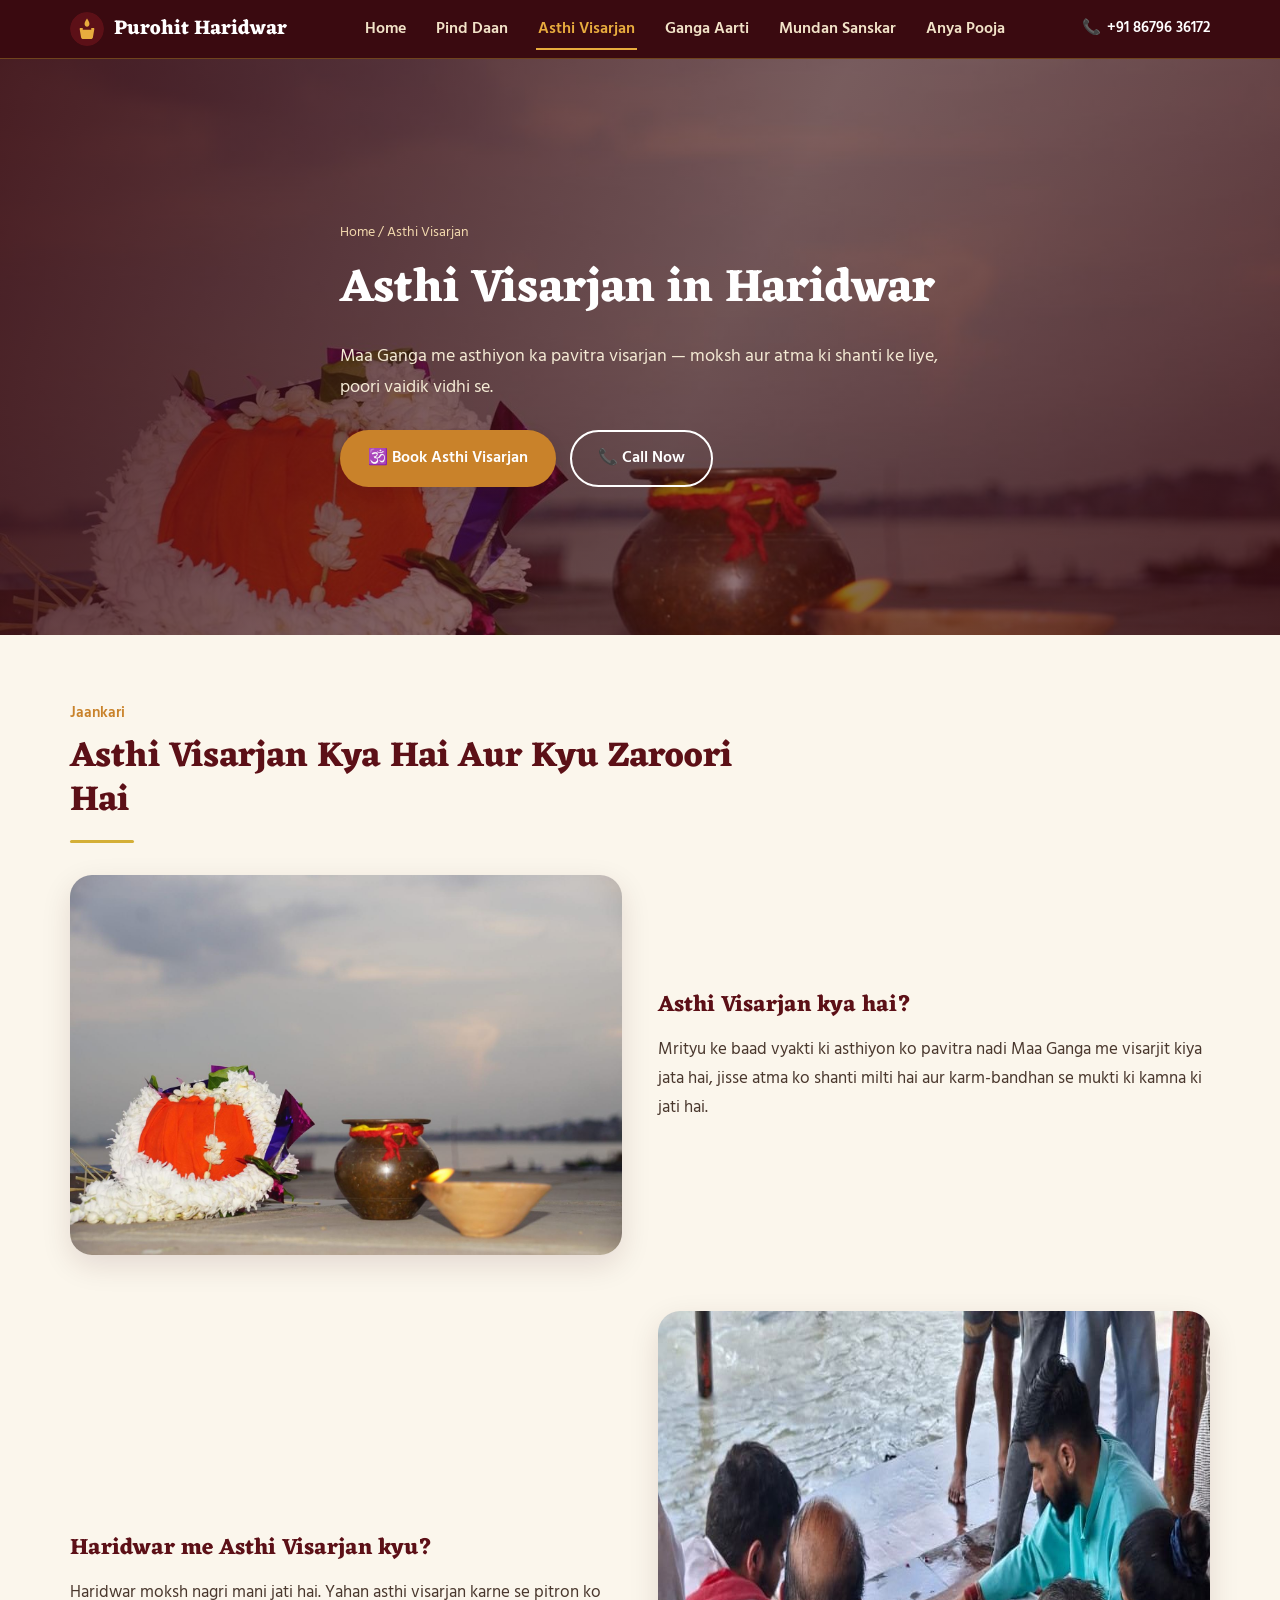
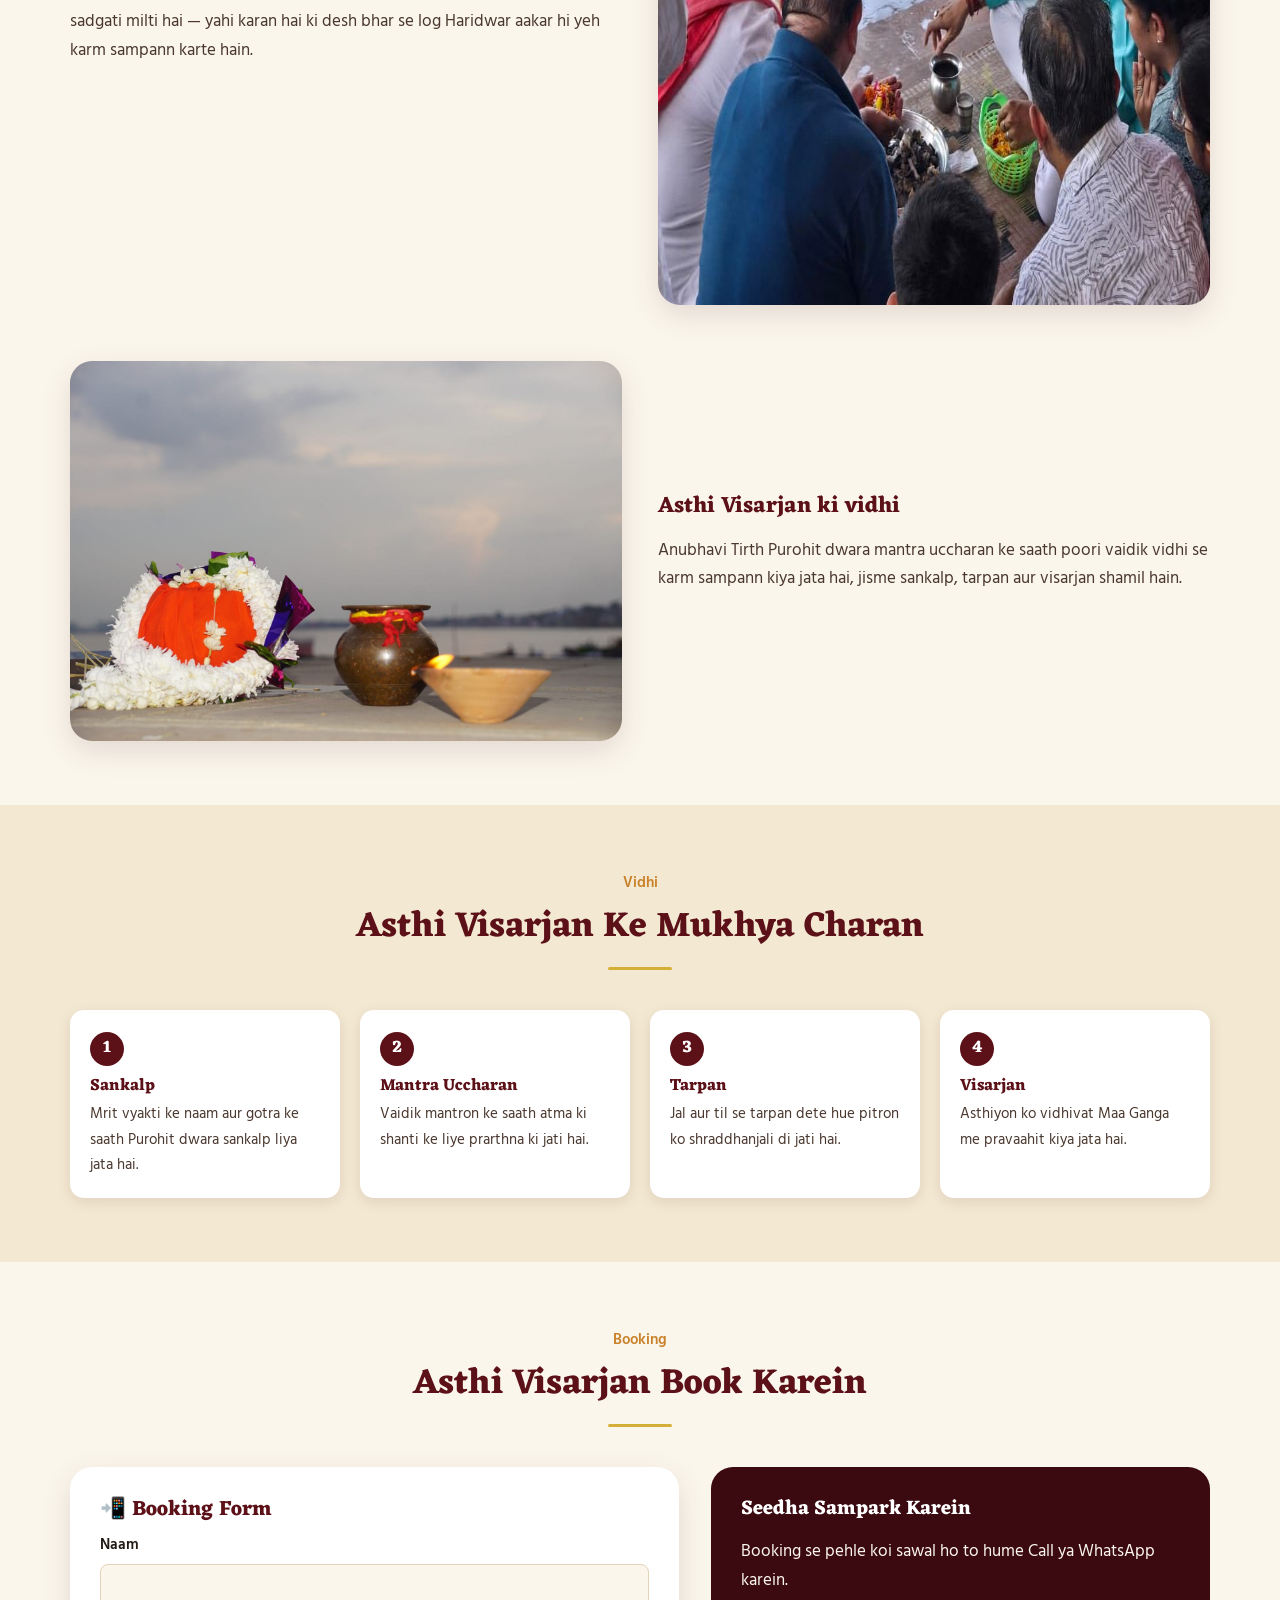
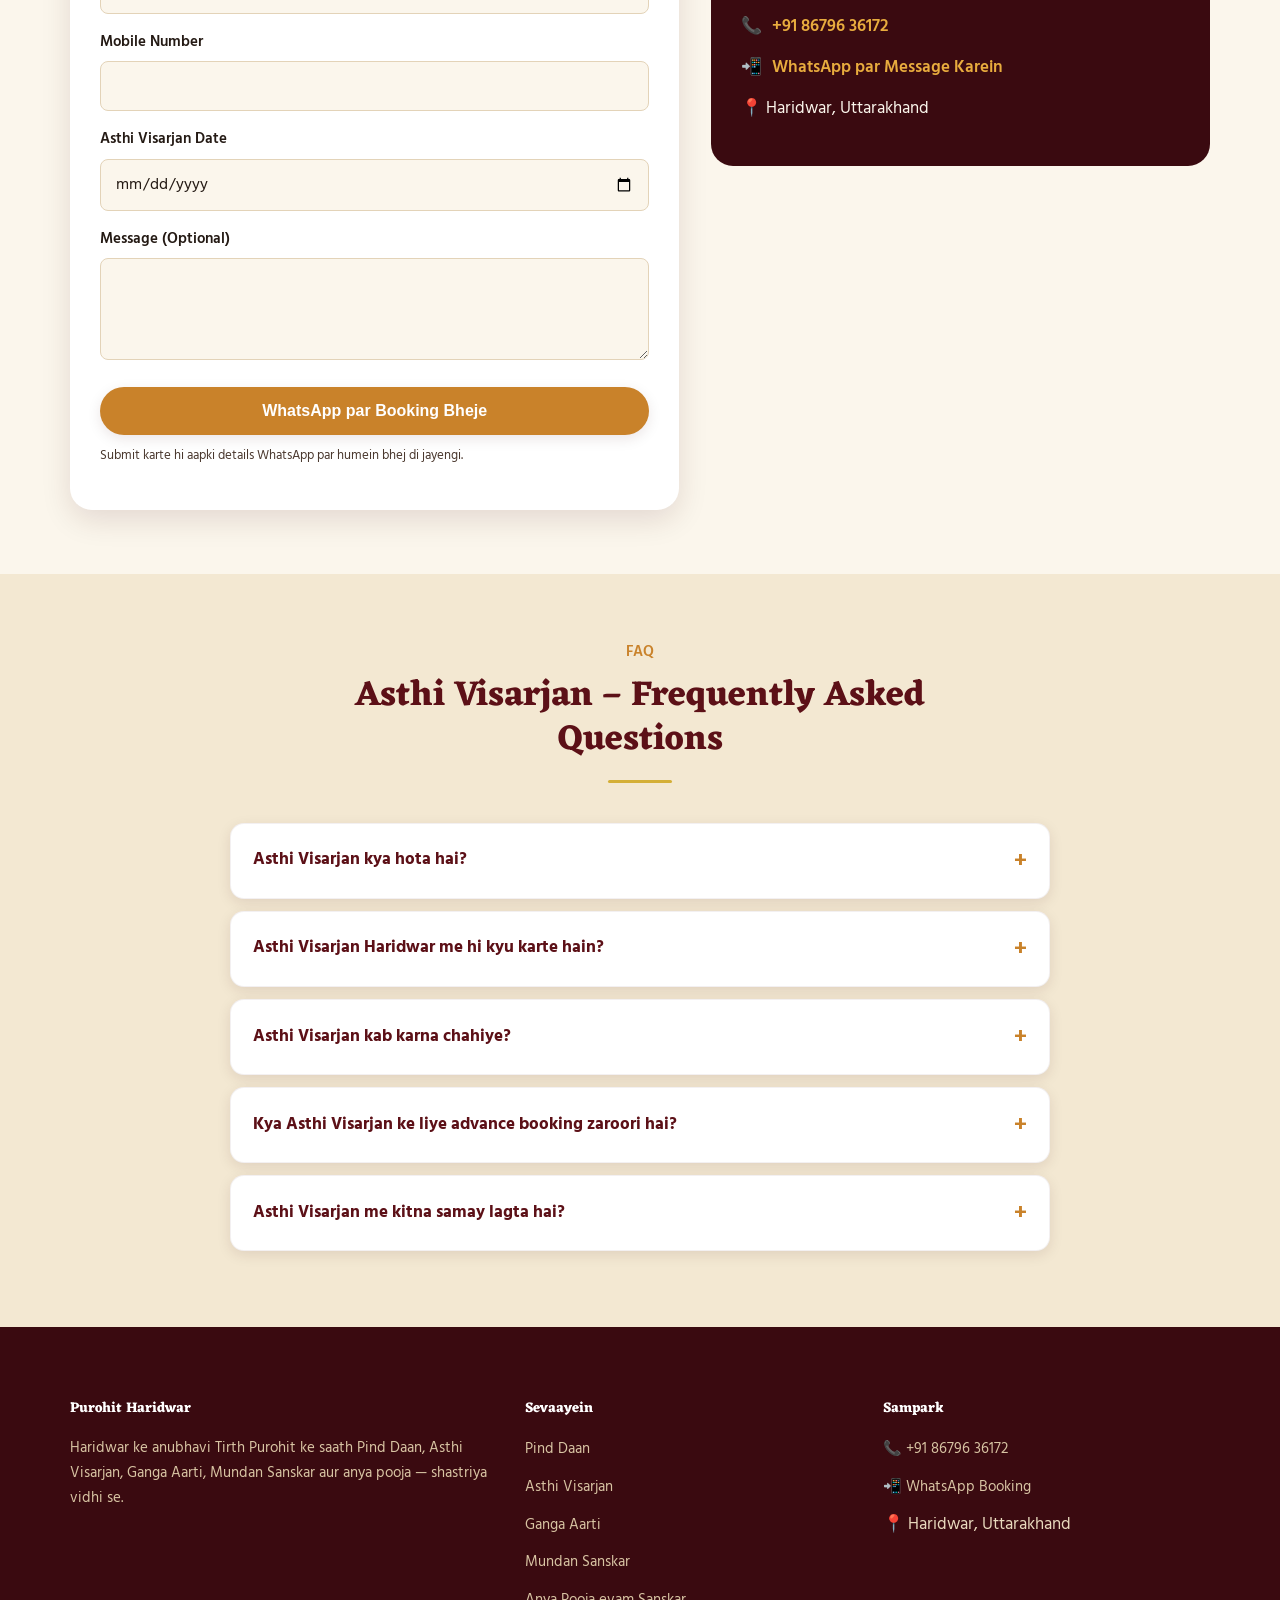
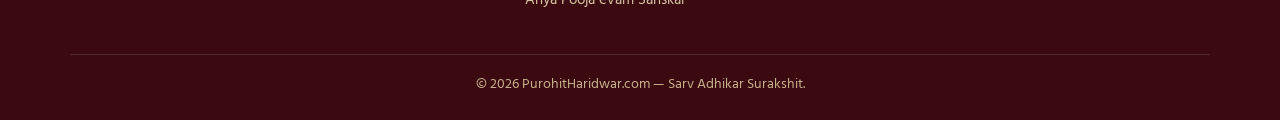
<file: asthi-visarjan.html>
<!DOCTYPE html>
<html lang="hi">
<head>
<meta charset="UTF-8">
<title>Asthi Visarjan Haridwar | Asthi Visarjan Vidhi & Online Booking</title>
<meta name="description" content="Haridwar me Maa Ganga ke tat par Asthi Visarjan karwayein. Puri vaidik vidhi, anubhavi Tirth Purohit, same day seva aur advance booking suvidha uplabdh.">
<meta name="keywords" content="asthi visarjan haridwar, asthi visarjan booking haridwar, asthi visarjan vidhi haridwar, haridwar asthi visarjan, ganga me asthi visarjan, asthi visarjan pandit haridwar">
<meta name="viewport" content="width=device-width, initial-scale=1">
<meta name="robots" content="index, follow">
<link rel="canonical" href="https://purohitharidwar.com/asthi-visarjan.html">
<link rel="icon" href="favicon.svg" type="image/svg+xml">

<meta property="og:type" content="website">
<meta property="og:locale" content="hi_IN">
<meta property="og:title" content="Asthi Visarjan Haridwar | Vidhi & Online Booking">
<meta property="og:description" content="Haridwar me Maa Ganga ke tat par Asthi Visarjan karwayein — poori vaidik vidhi, anubhavi Tirth Purohit ke saath.">
<meta property="og:url" content="https://purohitharidwar.com/asthi-visarjan.html">
<meta property="og:image" content="https://purohitharidwar.com/images/asthi-visarjan.jpg">
<meta name="twitter:card" content="summary_large_image">

<link rel="preconnect" href="https://fonts.googleapis.com">
<link rel="preconnect" href="https://fonts.gstatic.com" crossorigin>
<link href="https://fonts.googleapis.com/css2?family=Eczar:wght@600;700&family=Hind:wght@400;500;600;700&display=swap" rel="stylesheet">
<link rel="stylesheet" href="assets/css/style.css">

<script type="application/ld+json">
{
  "@context": "https://schema.org",
  "@type": "BreadcrumbList",
  "itemListElement": [
    {"@type":"ListItem","position":1,"name":"Home","item":"https://purohitharidwar.com/"},
    {"@type":"ListItem","position":2,"name":"Asthi Visarjan","item":"https://purohitharidwar.com/asthi-visarjan.html"}
  ]
}
</script>
<script type="application/ld+json">
{
  "@context": "https://schema.org",
  "@type": "FAQPage",
  "mainEntity": [
    {"@type":"Question","name":"Asthi Visarjan kya hota hai?","acceptedAnswer":{"@type":"Answer","text":"Mrityu ke baad vyakti ki asthiyon ko pavitra nadi Maa Ganga me visarjit karna Asthi Visarjan kehlata hai."}},
    {"@type":"Question","name":"Asthi Visarjan Haridwar me hi kyu karte hain?","acceptedAnswer":{"@type":"Answer","text":"Haridwar moksh nagri hai. Yahan Maa Ganga me asthi visarjan karne se atma ko shanti aur sadgati milti hai."}},
    {"@type":"Question","name":"Asthi Visarjan kab karna chahiye?","acceptedAnswer":{"@type":"Answer","text":"Asthi Visarjan mrityu ke baad kisi bhi shubh din par kiya ja sakta hai. Tithi ke liye Purohit se salah lena behtar hota hai."}},
    {"@type":"Question","name":"Kya Asthi Visarjan ke liye advance booking zaroori hai?","acceptedAnswer":{"@type":"Answer","text":"Bheed ke samay aur peak season me advance booking karna suvidhajanak hota hai."}},
    {"@type":"Question","name":"Asthi Visarjan me kitna samay lagta hai?","acceptedAnswer":{"@type":"Answer","text":"Puri vidhi sampann hone me aam taur par 1–2 ghante ka samay lagta hai."}}
  ]
}
</script>
  <!-- Google tag (gtag.js) -->
<script async src="https://www.googletagmanager.com/gtag/js?id=AW-18351173434">
</script>
<script>
  window.dataLayer = window.dataLayer || [];
  function gtag(){dataLayer.push(arguments);}
  gtag('js', new Date());

  gtag('config', 'AW-18351173434');
</script>
  <!-- Event snippet for Contact conversion page -->
<script>
  gtag('event', 'conversion', {'send_to': 'AW-18351173434/DeU8CN_P3_EcELrewq5E'});
</script>

</head>
<body>

<header class="site-header">
  <nav class="nav">
    <a class="brand" href="index.html">
      <img src="favicon.svg" alt="" width="34" height="34">
      Purohit Haridwar
    </a>
    <ul class="nav-links">
      <li><a href="index.html">Home</a></li>
      <li><a href="pind-daan.html">Pind Daan</a></li>
      <li><a href="asthi-visarjan.html">Asthi Visarjan</a></li>
      <li><a href="ganga-aarti.html">Ganga Aarti</a></li>
      <li><a href="mundan-sanskaar.html">Mundan Sanskar</a></li>
      <li><a href="anya-pooja.html">Anya Pooja</a></li>
    </ul>
    <div class="nav-cta">
      <a class="nav-call" href="tel:+918679636172">📞 <span class="nav-call-text">+91 86796 36172</span></a>
      <button class="nav-toggle" aria-label="Menu kholein" aria-expanded="false">☰</button>
    </div>
  </nav>
</header>

<section class="hero" style="background-image:url('images/asthi-visarjan.jpg')">
  <div class="container hero-inner">
    <p class="breadcrumb"><a href="index.html">Home</a> / Asthi Visarjan</p>
    <h1>Asthi Visarjan in Haridwar</h1>
    <p class="lead">Maa Ganga me asthiyon ka pavitra visarjan — moksh aur atma ki shanti ke liye, poori vaidik vidhi se.</p>
    <div class="hero-actions">
      <a href="#booking" class="btn btn-primary">🕉️ Book Asthi Visarjan</a>
      <a href="tel:+918679636172" class="btn btn-outline">📞 Call Now</a>
    </div>
  </div>
</section>

<section aria-labelledby="about-heading">
  <div class="container">
    <div class="section-head align-left">
      <span class="eyebrow">Jaankari</span>
      <h2 id="about-heading">Asthi Visarjan Kya Hai Aur Kyu Zaroori Hai</h2>
      <hr class="divider">
    </div>

    <div class="info-row">
      <div class="info-media"><img src="images/asthi-visarjan.jpg" alt="Asthi Visarjan Maa Ganga Haridwar" loading="lazy" width="560" height="380"></div>
      <div class="info-text">
        <h3>Asthi Visarjan kya hai?</h3>
        <p>Mrityu ke baad vyakti ki asthiyon ko pavitra nadi Maa Ganga me visarjit kiya jata hai, jisse atma ko shanti milti hai aur karm-bandhan se mukti ki kamna ki jati hai.</p>
      </div>
    </div>

    <div class="info-row reverse">
      <div class="info-media"><img src="images/ganga-tat-vidhi.jpg" alt="Purohit asthi visarjan vidhi Haridwar" loading="lazy" width="960" height="594"></div>
      <div class="info-text">
        <h3>Haridwar me Asthi Visarjan kyu?</h3>
        <p>Haridwar moksh nagri mani jati hai. Yahan asthi visarjan karne se pitron ko sadgati milti hai — yahi karan hai ki desh bhar se log Haridwar aakar hi yeh karm sampann karte hain.</p>
      </div>
    </div>

    <div class="info-row">
      <div class="info-media"><img src="images/asthi-visarjan.jpg" alt="Asthi Visarjan vidhi Purohit ke saath" loading="lazy" width="560" height="380"></div>
      <div class="info-text">
        <h3>Asthi Visarjan ki vidhi</h3>
        <p>Anubhavi Tirth Purohit dwara mantra uccharan ke saath poori vaidik vidhi se karm sampann kiya jata hai, jisme sankalp, tarpan aur visarjan shamil hain.</p>
      </div>
    </div>
  </div>
</section>

<section class="section-alt" aria-labelledby="steps-heading">
  <div class="container">
    <div class="section-head">
      <span class="eyebrow">Vidhi</span>
      <h2 id="steps-heading">Asthi Visarjan Ke Mukhya Charan</h2>
      <hr class="divider">
    </div>
    <div class="steps">
      <div class="step"><h4>Sankalp</h4><p>Mrit vyakti ke naam aur gotra ke saath Purohit dwara sankalp liya jata hai.</p></div>
      <div class="step"><h4>Mantra Uccharan</h4><p>Vaidik mantron ke saath atma ki shanti ke liye prarthna ki jati hai.</p></div>
      <div class="step"><h4>Tarpan</h4><p>Jal aur til se tarpan dete hue pitron ko shraddhanjali di jati hai.</p></div>
      <div class="step"><h4>Visarjan</h4><p>Asthiyon ko vidhivat Maa Ganga me pravaahit kiya jata hai.</p></div>
    </div>
  </div>
</section>

<section aria-labelledby="booking-heading" id="booking">
  <div class="container">
    <div class="section-head">
      <span class="eyebrow">Booking</span>
      <h2 id="booking-heading">Asthi Visarjan Book Karein</h2>
      <hr class="divider">
    </div>
    <div class="booking-wrap">
      <form class="booking-card" data-wa-form data-service="Asthi Visarjan" novalidate>
        <h3>📲 Booking Form</h3>
        <div class="form-field">
          <label for="av-name">Naam</label>
          <input id="av-name" type="text" data-wa-field="Naam" required>
        </div>
        <div class="form-field">
          <label for="av-phone">Mobile Number</label>
          <input id="av-phone" type="tel" data-wa-field="Phone" required>
        </div>
        <div class="form-field">
          <label for="av-date">Asthi Visarjan Date</label>
          <input id="av-date" type="date" data-wa-field="Date" required>
        </div>
        <div class="form-field">
          <label for="av-msg">Message (Optional)</label>
          <textarea id="av-msg" rows="3" data-wa-field="Message"></textarea>
        </div>
        <button type="submit" class="btn btn-primary btn-block">WhatsApp par Booking Bheje</button>
        <p class="form-note">Submit karte hi aapki details WhatsApp par humein bhej di jayengi.</p>
      </form>

      <div class="contact-panel">
        <h3>Seedha Sampark Karein</h3>
        <p>Booking se pehle koi sawal ho to hume Call ya WhatsApp karein.</p>
        <ul>
          <li>📞 <a href="tel:+918679636172">+91 86796 36172</a></li>
          <li>📲 <a href="https://wa.me/918679636172">WhatsApp par Message Karein</a></li>
          <li>📍 Haridwar, Uttarakhand</li>
        </ul>
      </div>
    </div>
  </div>
</section>

<section class="section-alt" aria-labelledby="faq-heading" id="faq-asthi">
  <div class="container">
    <div class="section-head">
      <span class="eyebrow">FAQ</span>
      <h2 id="faq-heading">Asthi Visarjan – Frequently Asked Questions</h2>
      <hr class="divider">
    </div>
    <div class="faq-list">
      <details class="faq-item"><summary>Asthi Visarjan kya hota hai?</summary><div class="faq-a">Mrityu ke baad vyakti ki asthiyon ko pavitra nadi Maa Ganga me visarjit karna Asthi Visarjan kehlata hai.</div></details>
      <details class="faq-item"><summary>Asthi Visarjan Haridwar me hi kyu karte hain?</summary><div class="faq-a">Haridwar moksh nagri hai. Yahan Maa Ganga me asthi visarjan karne se atma ko shanti aur sadgati milti hai.</div></details>
      <details class="faq-item"><summary>Asthi Visarjan kab karna chahiye?</summary><div class="faq-a">Asthi Visarjan mrityu ke baad kisi bhi shubh din par kiya ja sakta hai. Tithi ke liye Purohit se salah lena behtar hota hai.</div></details>
      <details class="faq-item"><summary>Kya Asthi Visarjan ke liye advance booking zaroori hai?</summary><div class="faq-a">Bheed ke samay aur peak season me advance booking karna suvidhajanak hota hai.</div></details>
      <details class="faq-item"><summary>Asthi Visarjan me kitna samay lagta hai?</summary><div class="faq-a">Puri vidhi sampann hone me aam taur par 1–2 ghante ka samay lagta hai.</div></details>
    </div>
  </div>
</section>

<footer class="site-footer">
  <div class="container">
    <div class="footer-grid">
      <div>
        <h5>Purohit Haridwar</h5>
        <p>Haridwar ke anubhavi Tirth Purohit ke saath Pind Daan, Asthi Visarjan, Ganga Aarti, Mundan Sanskar aur anya pooja — shastriya vidhi se.</p>
      </div>
      <div>
        <h5>Sevaayein</h5>
        <ul>
          <li><a href="pind-daan.html">Pind Daan</a></li>
          <li><a href="asthi-visarjan.html">Asthi Visarjan</a></li>
          <li><a href="ganga-aarti.html">Ganga Aarti</a></li>
          <li><a href="mundan-sanskaar.html">Mundan Sanskar</a></li>
          <li><a href="anya-pooja.html">Anya Pooja evam Sanskar</a></li>
        </ul>
      </div>
      <div>
        <h5>Sampark</h5>
        <ul>
          <li><a href="tel:+918679636172">📞 +91 86796 36172</a></li>
          <li><a href="https://wa.me/918679636172">📲 WhatsApp Booking</a></li>
          <li>📍 Haridwar, Uttarakhand</li>
        </ul>
      </div>
    </div>
    <div class="footer-bottom">© 2026 PurohitHaridwar.com — Sarv Adhikar Surakshit.</div>
  </div>
</footer>

<div class="mobile-cta-bar">
  <a class="m-call" href="tel:+918679636172">📞 Call Now</a>
  <a class="m-wa" href="https://wa.me/918679636172">📲 WhatsApp</a>
</div>

<script src="assets/js/main.js"></script>
</body>
</html>
</file>
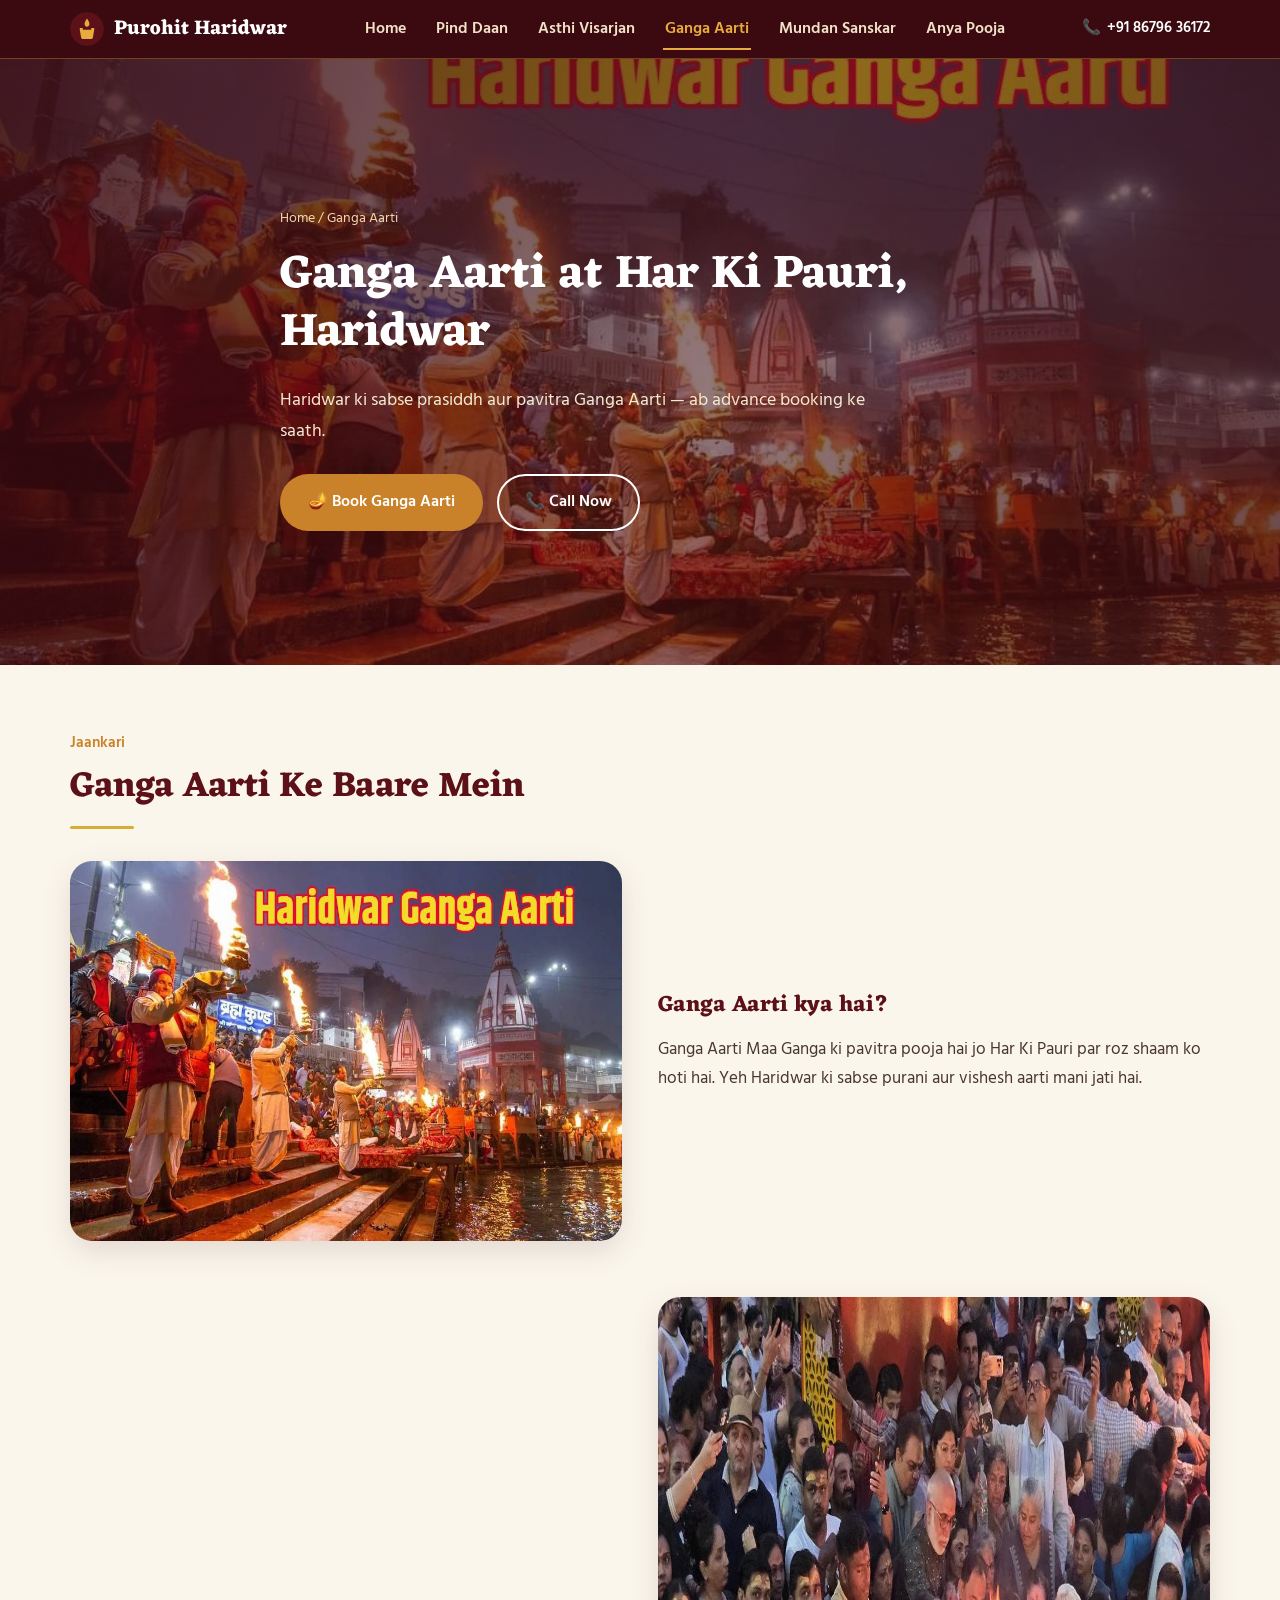
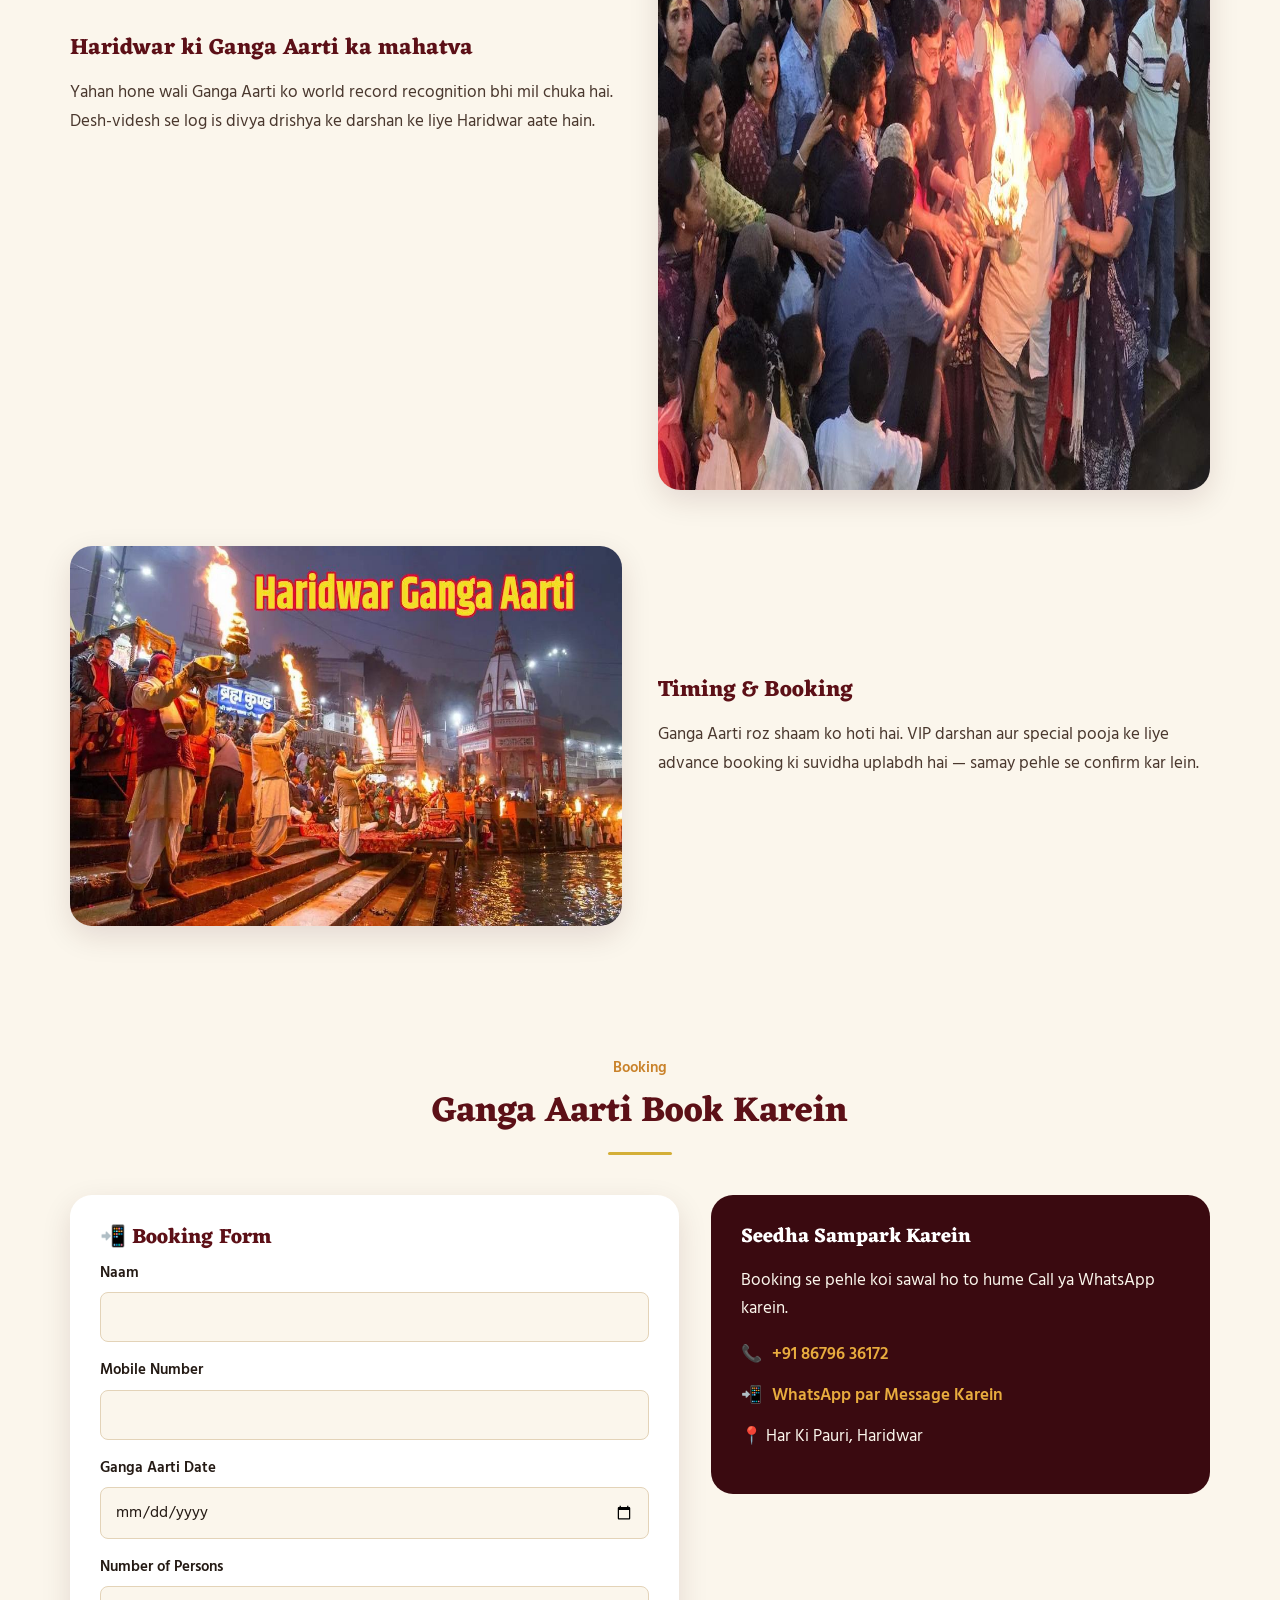
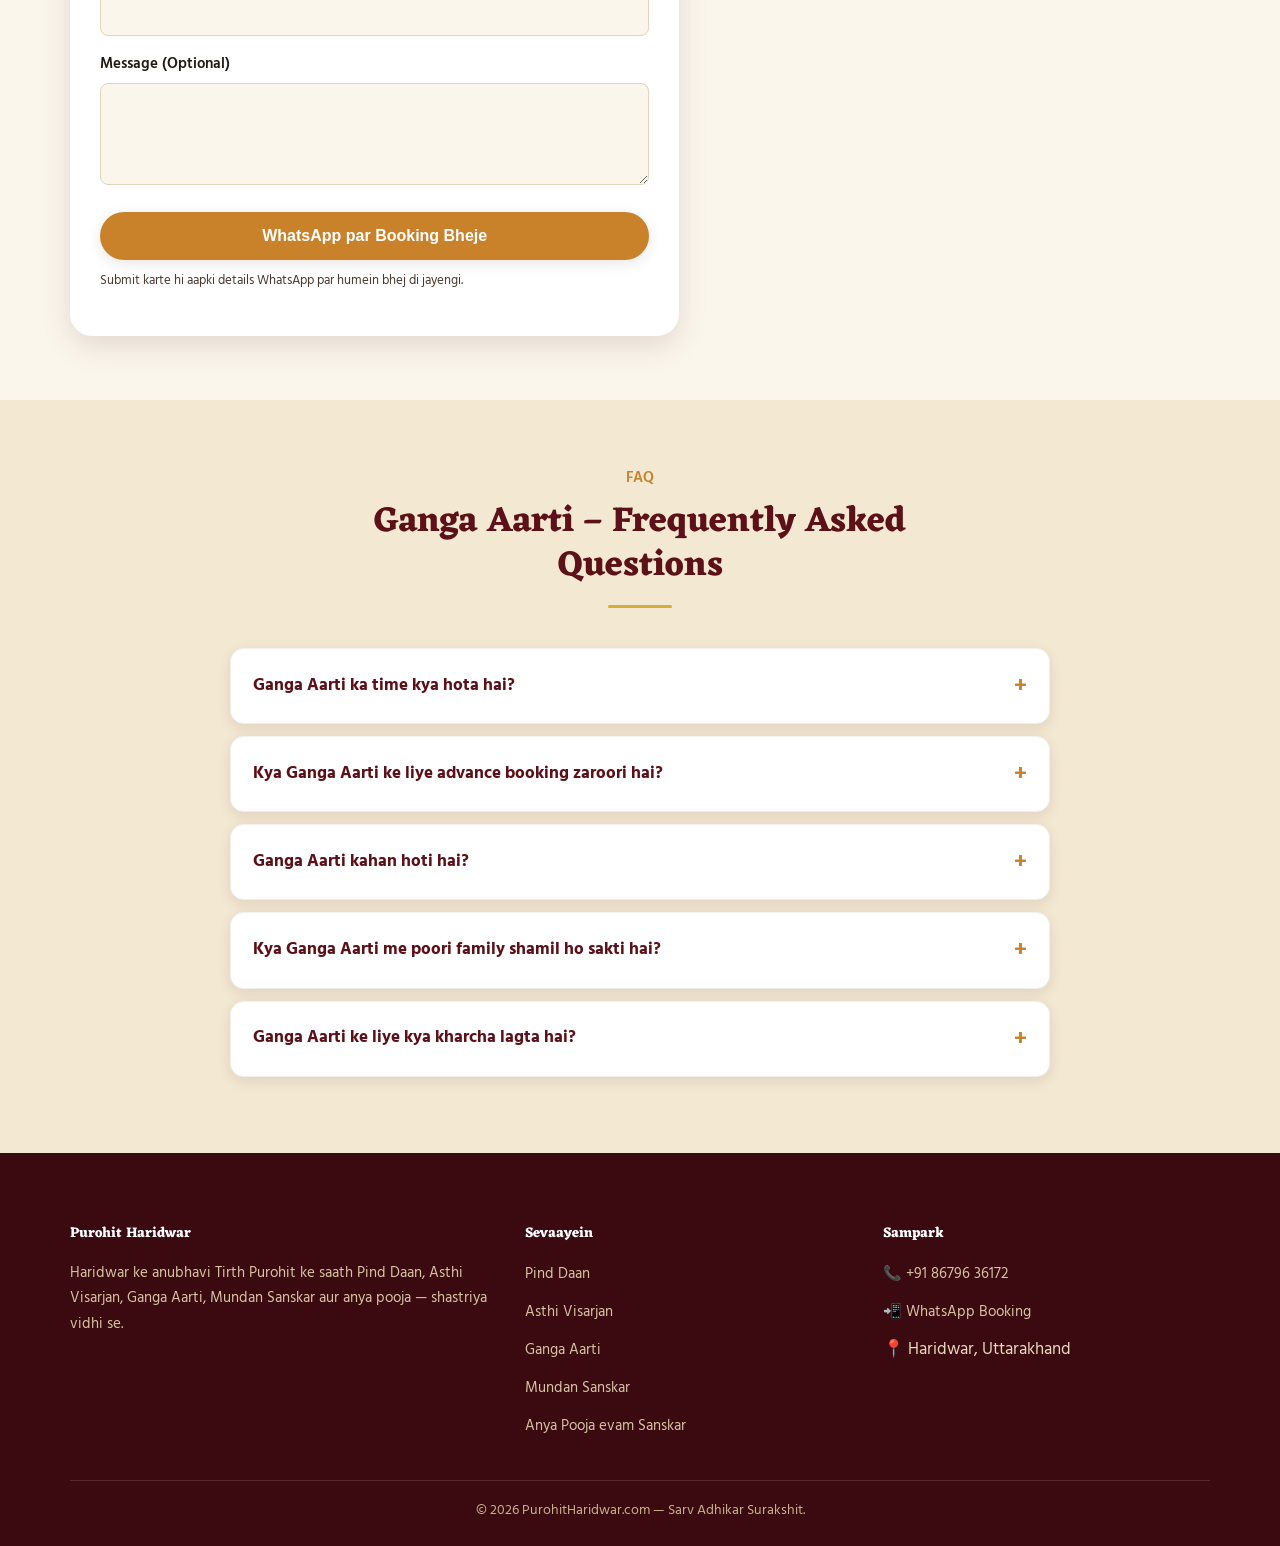
<file: ganga-aarti.html>
<!DOCTYPE html>
<html lang="hi">
<head>
<meta charset="UTF-8">
<title>Ganga Aarti Haridwar | Har Ki Pauri Ganga Aarti Booking</title>
<meta name="description" content="Haridwar ke Har Ki Pauri par pavitra Ganga Aarti me shamil hon. VIP darshan, special pooja booking aur best view ke liye advance booking karein.">
<meta name="keywords" content="ganga aarti haridwar, har ki pauri ganga aarti, ganga aarti booking haridwar, vip ganga aarti haridwar, ganga aarti time haridwar, evening ganga aarti haridwar">
<meta name="viewport" content="width=device-width, initial-scale=1">
<meta name="robots" content="index, follow">
<link rel="canonical" href="https://purohitharidwar.com/ganga-aarti.html">
<link rel="icon" href="favicon.svg" type="image/svg+xml">

<meta property="og:type" content="website">
<meta property="og:locale" content="hi_IN">
<meta property="og:title" content="Ganga Aarti Haridwar | Har Ki Pauri Booking">
<meta property="og:description" content="Haridwar ke Har Ki Pauri par pavitra Ganga Aarti me shamil hon — VIP darshan aur advance booking ke saath.">
<meta property="og:url" content="https://purohitharidwar.com/ganga-aarti.html">
<meta property="og:image" content="https://purohitharidwar.com/images/ganga-aarti.jpg">
<meta name="twitter:card" content="summary_large_image">

<link rel="preconnect" href="https://fonts.googleapis.com">
<link rel="preconnect" href="https://fonts.gstatic.com" crossorigin>
<link href="https://fonts.googleapis.com/css2?family=Eczar:wght@600;700&family=Hind:wght@400;500;600;700&display=swap" rel="stylesheet">
<link rel="stylesheet" href="assets/css/style.css">

<script type="application/ld+json">
{
  "@context": "https://schema.org",
  "@type": "BreadcrumbList",
  "itemListElement": [
    {"@type":"ListItem","position":1,"name":"Home","item":"https://purohitharidwar.com/"},
    {"@type":"ListItem","position":2,"name":"Ganga Aarti","item":"https://purohitharidwar.com/ganga-aarti.html"}
  ]
}
</script>
<script type="application/ld+json">
{
  "@context": "https://schema.org",
  "@type": "FAQPage",
  "mainEntity": [
    {"@type":"Question","name":"Ganga Aarti ka time kya hota hai?","acceptedAnswer":{"@type":"Answer","text":"Haridwar me Ganga Aarti roz shaam ko hoti hai. Aarti ka samay mausam ke hisaab se thoda badal sakta hai."}},
    {"@type":"Question","name":"Kya Ganga Aarti ke liye advance booking zaroori hai?","acceptedAnswer":{"@type":"Answer","text":"VIP darshan aur vishesh pooja ke liye advance booking karna behtar hota hai, khaaskar peak season me."}},
    {"@type":"Question","name":"Ganga Aarti kahan hoti hai?","acceptedAnswer":{"@type":"Answer","text":"Haridwar ki mukhya Ganga Aarti Har Ki Pauri ghat par hoti hai."}},
    {"@type":"Question","name":"Kya Ganga Aarti me poori family shamil ho sakti hai?","acceptedAnswer":{"@type":"Answer","text":"Haan, VIP darshan booking me pariwar ke sabhi sadasyon ke liye vyavastha ki ja sakti hai."}},
    {"@type":"Question","name":"Ganga Aarti ke liye kya kharcha lagta hai?","acceptedAnswer":{"@type":"Answer","text":"Sadharan darshan nishulk hai, VIP darshan aur vishesh pooja ka kharcha seva ke prakaar par nirbhar karta hai — jaankari ke liye sampark karein."}}
  ]
}
</script>
  <!-- Google tag (gtag.js) -->
<script async src="https://www.googletagmanager.com/gtag/js?id=AW-18351173434">
</script>
<script>
  window.dataLayer = window.dataLayer || [];
  function gtag(){dataLayer.push(arguments);}
  gtag('js', new Date());

  gtag('config', 'AW-18351173434');
</script>
  <!-- Event snippet for Contact conversion page -->
<script>
  gtag('event', 'conversion', {'send_to': 'AW-18351173434/DeU8CN_P3_EcELrewq5E'});
</script>

</head>
<body>

<header class="site-header">
  <nav class="nav">
    <a class="brand" href="index.html">
      <img src="favicon.svg" alt="" width="34" height="34">
      Purohit Haridwar
    </a>
    <ul class="nav-links">
      <li><a href="index.html">Home</a></li>
      <li><a href="pind-daan.html">Pind Daan</a></li>
      <li><a href="asthi-visarjan.html">Asthi Visarjan</a></li>
      <li><a href="ganga-aarti.html">Ganga Aarti</a></li>
      <li><a href="mundan-sanskaar.html">Mundan Sanskar</a></li>
      <li><a href="anya-pooja.html">Anya Pooja</a></li>
    </ul>
    <div class="nav-cta">
      <a class="nav-call" href="tel:+918679636172">📞 <span class="nav-call-text">+91 86796 36172</span></a>
      <button class="nav-toggle" aria-label="Menu kholein" aria-expanded="false">☰</button>
    </div>
  </nav>
</header>

<section class="hero" style="background-image:url('images/ganga-aarti.jpg')">
  <div class="container hero-inner">
    <p class="breadcrumb"><a href="index.html">Home</a> / Ganga Aarti</p>
    <h1>Ganga Aarti at Har Ki Pauri, Haridwar</h1>
    <p class="lead">Haridwar ki sabse prasiddh aur pavitra Ganga Aarti — ab advance booking ke saath.</p>
    <div class="hero-actions">
      <a href="#booking" class="btn btn-primary">🪔 Book Ganga Aarti</a>
      <a href="tel:+918679636172" class="btn btn-outline">📞 Call Now</a>
    </div>
  </div>
</section>

<section aria-labelledby="about-heading">
  <div class="container">
    <div class="section-head align-left">
      <span class="eyebrow">Jaankari</span>
      <h2 id="about-heading">Ganga Aarti Ke Baare Mein</h2>
      <hr class="divider">
    </div>

    <div class="info-row">
      <div class="info-media"><img src="images/ganga-aarti.jpg" alt="Ganga Aarti Har Ki Pauri Haridwar" loading="lazy" width="560" height="380"></div>
      <div class="info-text">
        <h3>Ganga Aarti kya hai?</h3>
        <p>Ganga Aarti Maa Ganga ki pavitra pooja hai jo Har Ki Pauri par roz shaam ko hoti hai. Yeh Haridwar ki sabse purani aur vishesh aarti mani jati hai.</p>
      </div>
    </div>

    <div class="info-row reverse">
      <div class="info-media"><img src="images/ganga-aarti-live.jpg" alt="Bhakton ki bheed ke saath Ganga Aarti, Har Ki Pauri Haridwar" loading="lazy" width="1100" height="793"></div>
      <div class="info-text">
        <h3>Haridwar ki Ganga Aarti ka mahatva</h3>
        <p>Yahan hone wali Ganga Aarti ko world record recognition bhi mil chuka hai. Desh-videsh se log is divya drishya ke darshan ke liye Haridwar aate hain.</p>
      </div>
    </div>

    <div class="info-row">
      <div class="info-media"><img src="images/ganga-aarti.jpg" alt="Ganga Aarti timing Haridwar" loading="lazy" width="560" height="380"></div>
      <div class="info-text">
        <h3>Timing & Booking</h3>
        <p>Ganga Aarti roz shaam ko hoti hai. VIP darshan aur special pooja ke liye advance booking ki suvidha uplabdh hai — samay pehle se confirm kar lein.</p>
      </div>
    </div>
  </div>
</section>

<section aria-labelledby="booking-heading" id="booking">
  <div class="container">
    <div class="section-head">
      <span class="eyebrow">Booking</span>
      <h2 id="booking-heading">Ganga Aarti Book Karein</h2>
      <hr class="divider">
    </div>
    <div class="booking-wrap">
      <form class="booking-card" data-wa-form data-service="Ganga Aarti" novalidate>
        <h3>📲 Booking Form</h3>
        <div class="form-field">
          <label for="ga-name">Naam</label>
          <input id="ga-name" type="text" data-wa-field="Naam" required>
        </div>
        <div class="form-field">
          <label for="ga-phone">Mobile Number</label>
          <input id="ga-phone" type="tel" data-wa-field="Phone" required>
        </div>
        <div class="form-field">
          <label for="ga-date">Ganga Aarti Date</label>
          <input id="ga-date" type="date" data-wa-field="Date" required>
        </div>
        <div class="form-field">
          <label for="ga-persons">Number of Persons</label>
          <input id="ga-persons" type="number" min="1" data-wa-field="Persons" required>
        </div>
        <div class="form-field">
          <label for="ga-msg">Message (Optional)</label>
          <textarea id="ga-msg" rows="3" data-wa-field="Message"></textarea>
        </div>
        <button type="submit" class="btn btn-primary btn-block">WhatsApp par Booking Bheje</button>
        <p class="form-note">Submit karte hi aapki details WhatsApp par humein bhej di jayengi.</p>
      </form>

      <div class="contact-panel">
        <h3>Seedha Sampark Karein</h3>
        <p>Booking se pehle koi sawal ho to hume Call ya WhatsApp karein.</p>
        <ul>
          <li>📞 <a href="tel:+918679636172">+91 86796 36172</a></li>
          <li>📲 <a href="https://wa.me/918679636172">WhatsApp par Message Karein</a></li>
          <li>📍 Har Ki Pauri, Haridwar</li>
        </ul>
      </div>
    </div>
  </div>
</section>

<section class="section-alt" aria-labelledby="faq-heading" id="faq-aarti">
  <div class="container">
    <div class="section-head">
      <span class="eyebrow">FAQ</span>
      <h2 id="faq-heading">Ganga Aarti – Frequently Asked Questions</h2>
      <hr class="divider">
    </div>
    <div class="faq-list">
      <details class="faq-item"><summary>Ganga Aarti ka time kya hota hai?</summary><div class="faq-a">Haridwar me Ganga Aarti roz shaam ko hoti hai. Aarti ka samay mausam ke hisaab se thoda badal sakta hai.</div></details>
      <details class="faq-item"><summary>Kya Ganga Aarti ke liye advance booking zaroori hai?</summary><div class="faq-a">VIP darshan aur vishesh pooja ke liye advance booking karna behtar hota hai, khaaskar peak season me.</div></details>
      <details class="faq-item"><summary>Ganga Aarti kahan hoti hai?</summary><div class="faq-a">Haridwar ki mukhya Ganga Aarti Har Ki Pauri ghat par hoti hai.</div></details>
      <details class="faq-item"><summary>Kya Ganga Aarti me poori family shamil ho sakti hai?</summary><div class="faq-a">Haan, VIP darshan booking me pariwar ke sabhi sadasyon ke liye vyavastha ki ja sakti hai.</div></details>
      <details class="faq-item"><summary>Ganga Aarti ke liye kya kharcha lagta hai?</summary><div class="faq-a">Sadharan darshan nishulk hai, VIP darshan aur vishesh pooja ka kharcha seva ke prakaar par nirbhar karta hai — jaankari ke liye sampark karein.</div></details>
    </div>
  </div>
</section>

<footer class="site-footer">
  <div class="container">
    <div class="footer-grid">
      <div>
        <h5>Purohit Haridwar</h5>
        <p>Haridwar ke anubhavi Tirth Purohit ke saath Pind Daan, Asthi Visarjan, Ganga Aarti, Mundan Sanskar aur anya pooja — shastriya vidhi se.</p>
      </div>
      <div>
        <h5>Sevaayein</h5>
        <ul>
          <li><a href="pind-daan.html">Pind Daan</a></li>
          <li><a href="asthi-visarjan.html">Asthi Visarjan</a></li>
          <li><a href="ganga-aarti.html">Ganga Aarti</a></li>
          <li><a href="mundan-sanskaar.html">Mundan Sanskar</a></li>
          <li><a href="anya-pooja.html">Anya Pooja evam Sanskar</a></li>
        </ul>
      </div>
      <div>
        <h5>Sampark</h5>
        <ul>
          <li><a href="tel:+918679636172">📞 +91 86796 36172</a></li>
          <li><a href="https://wa.me/918679636172">📲 WhatsApp Booking</a></li>
          <li>📍 Haridwar, Uttarakhand</li>
        </ul>
      </div>
    </div>
    <div class="footer-bottom">© 2026 PurohitHaridwar.com — Sarv Adhikar Surakshit.</div>
  </div>
</footer>

<div class="mobile-cta-bar">
  <a class="m-call" href="tel:+918679636172">📞 Call Now</a>
  <a class="m-wa" href="https://wa.me/918679636172">📲 WhatsApp</a>
</div>

<script src="assets/js/main.js"></script>
</body>
</html>
</file>
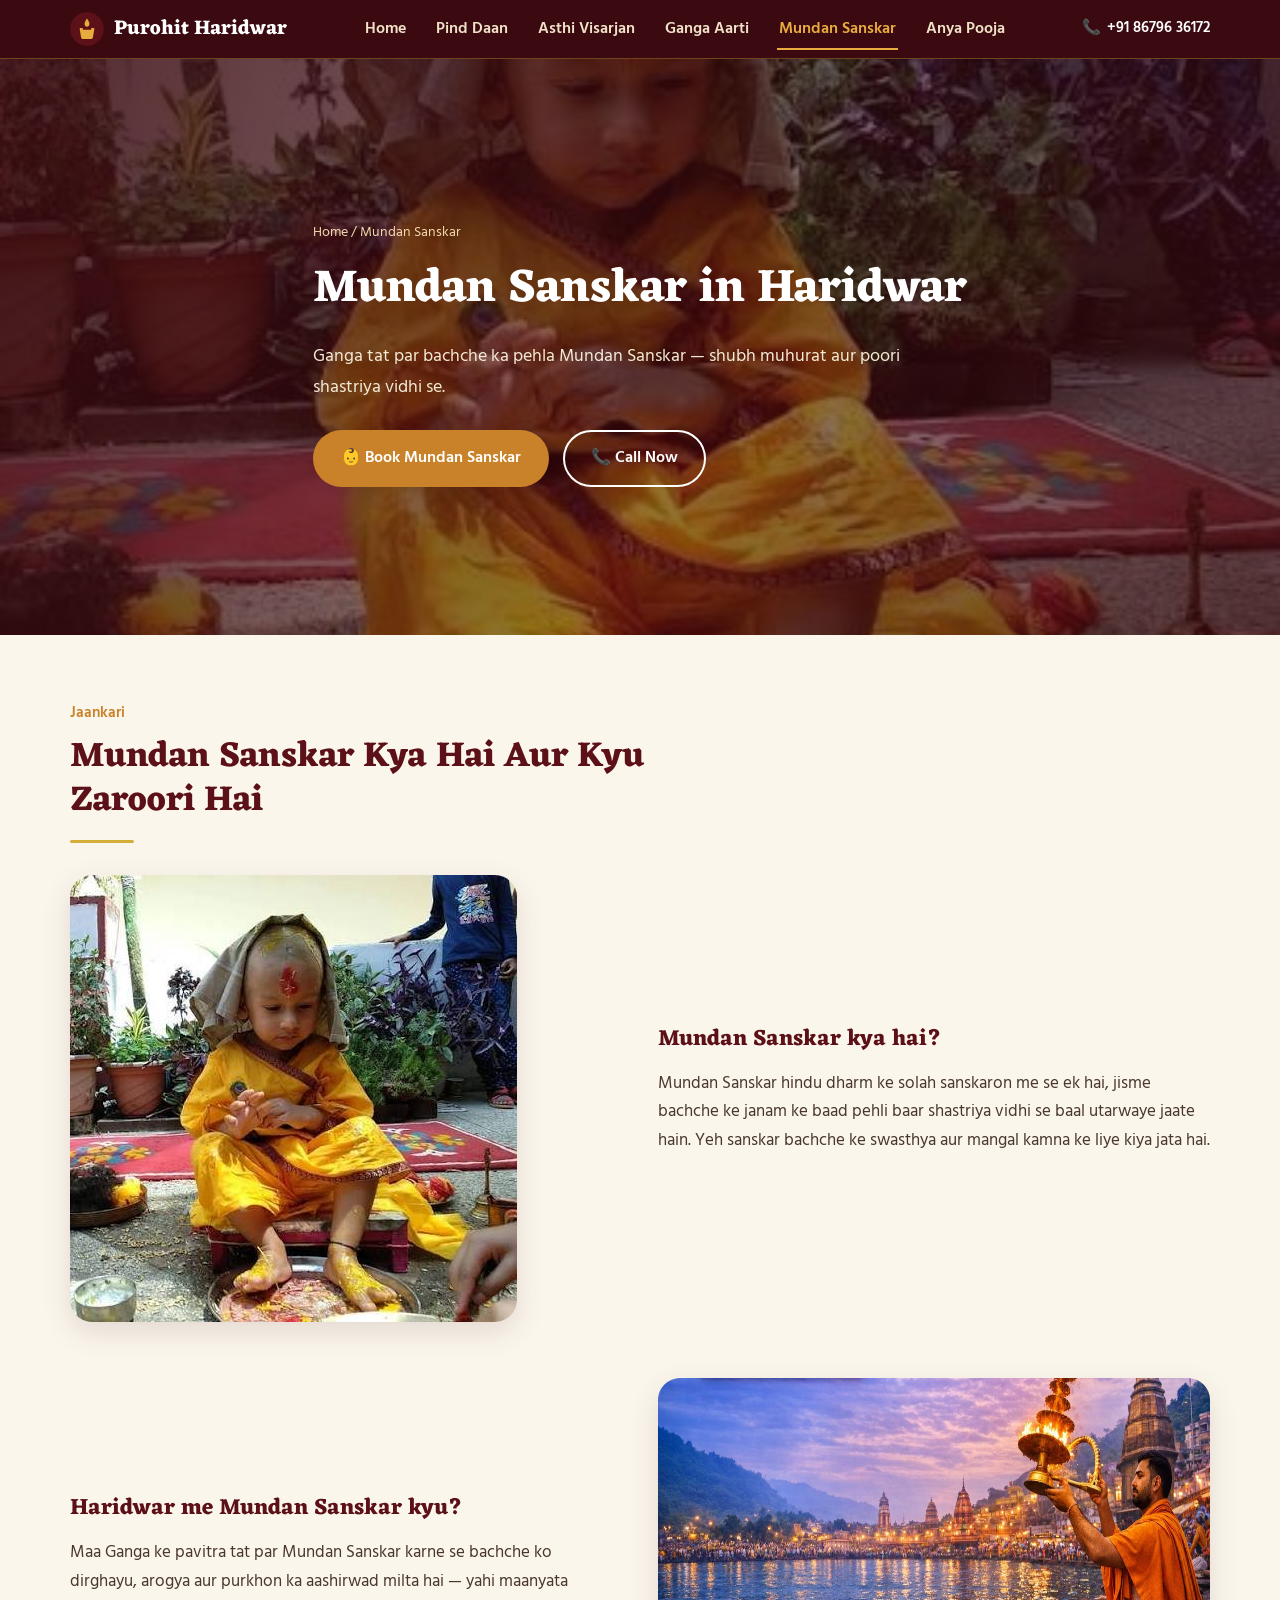
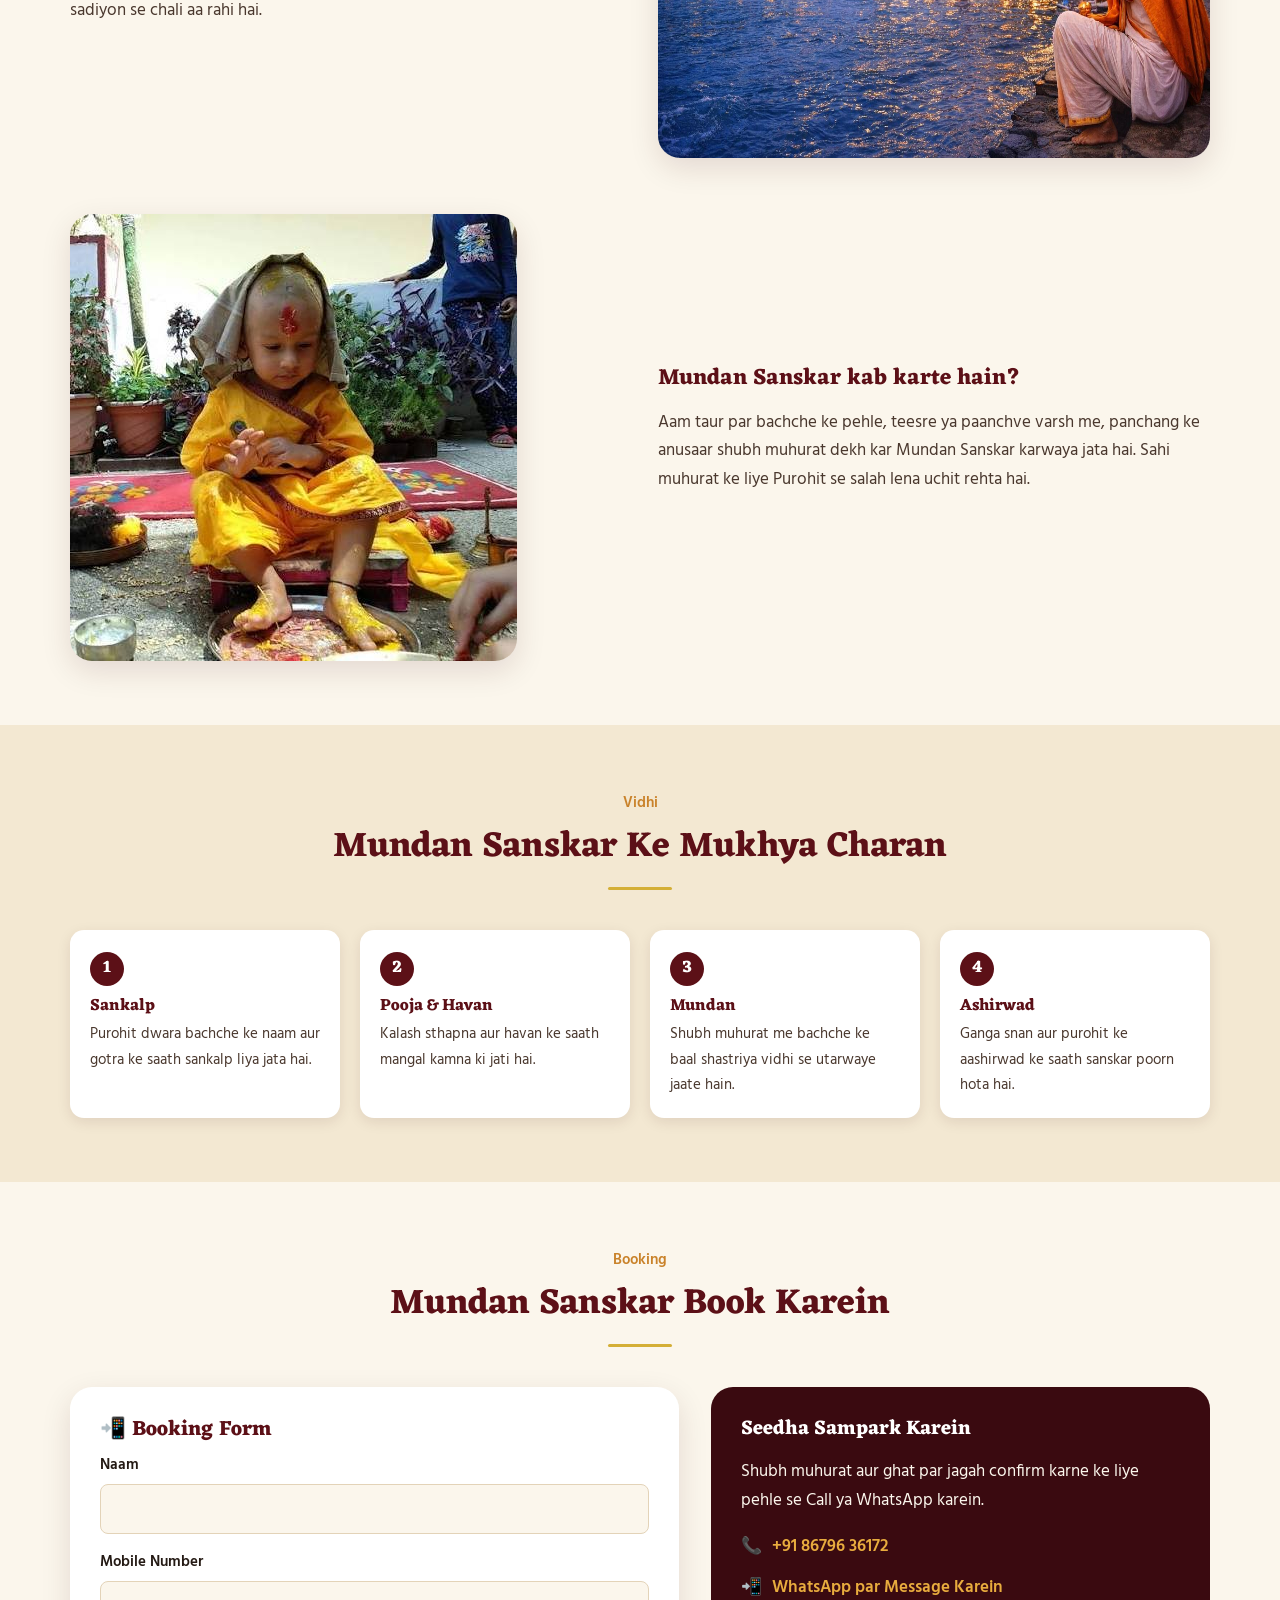
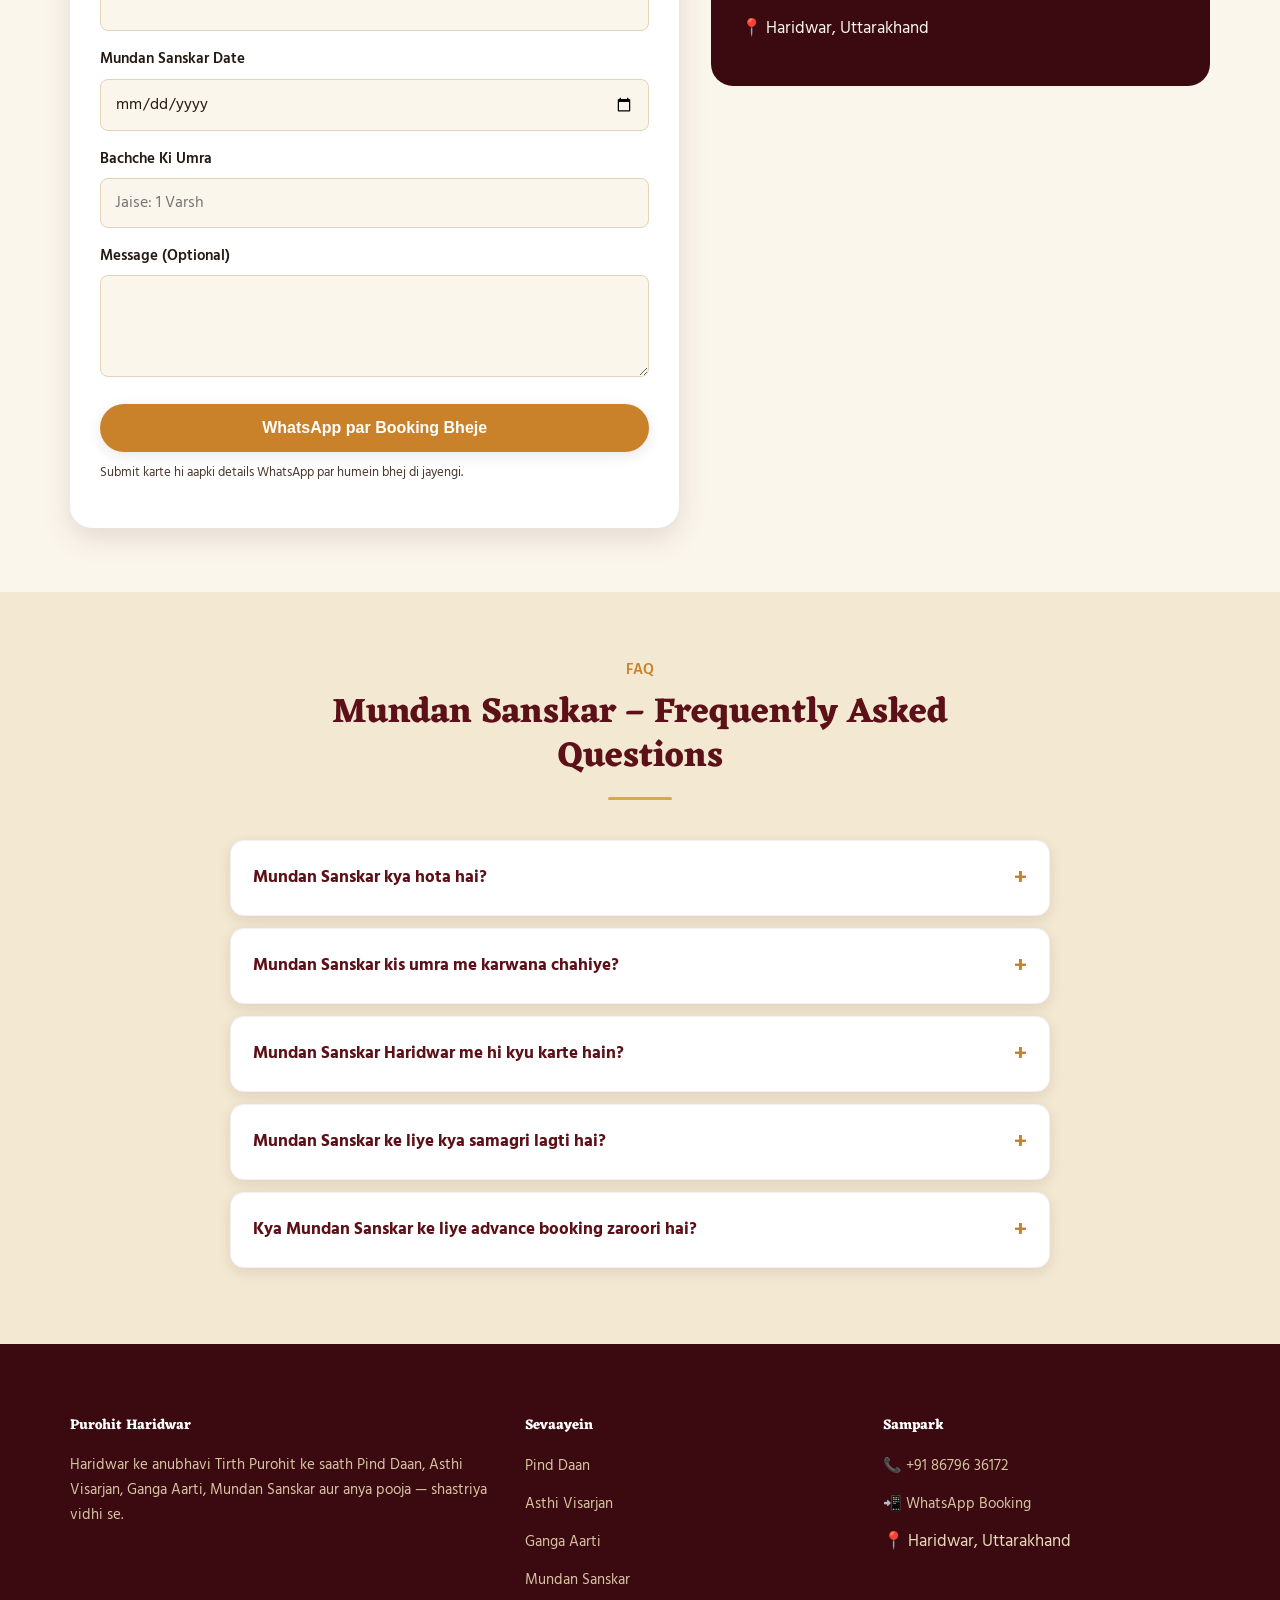
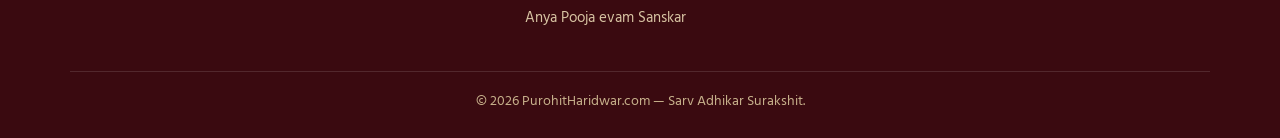
<file: mundan-sanskaar.html>
<!DOCTYPE html>
<html lang="hi">
<head>
<meta charset="UTF-8">
<title>Mundan Sanskar Haridwar | Mundan Sanskar Vidhi & Online Booking</title>
<meta name="description" content="Haridwar me Ganga tat par bachche ka Mundan Sanskar shastriya vidhi se karwayein. Shubh muhurat, anubhavi Tirth Purohit aur asaan online booking suvidha.">
<meta name="keywords" content="mundan sanskar haridwar, mundan haridwar booking, bacche ka mundan haridwar, mundan sanskar vidhi, ganga tat mundan sanskar, haridwar mundan muhurat">
<meta name="viewport" content="width=device-width, initial-scale=1">
<meta name="robots" content="index, follow">
<link rel="canonical" href="https://purohitharidwar.com/mundan-sanskaar.html">
<link rel="icon" href="favicon.svg" type="image/svg+xml">

<meta property="og:type" content="website">
<meta property="og:locale" content="hi_IN">
<meta property="og:title" content="Mundan Sanskar Haridwar | Vidhi & Online Booking">
<meta property="og:description" content="Haridwar me Ganga tat par bachche ka Mundan Sanskar shastriya vidhi se — anubhavi Tirth Purohit ke saath.">
<meta property="og:url" content="https://purohitharidwar.com/mundan-sanskaar.html">
<meta property="og:image" content="https://purohitharidwar.com/images/mundan-sanskaar.jpg">
<meta name="twitter:card" content="summary_large_image">

<link rel="preconnect" href="https://fonts.googleapis.com">
<link rel="preconnect" href="https://fonts.gstatic.com" crossorigin>
<link href="https://fonts.googleapis.com/css2?family=Eczar:wght@600;700&family=Hind:wght@400;500;600;700&display=swap" rel="stylesheet">
<link rel="stylesheet" href="assets/css/style.css">

<script type="application/ld+json">
{
  "@context": "https://schema.org",
  "@type": "BreadcrumbList",
  "itemListElement": [
    {"@type":"ListItem","position":1,"name":"Home","item":"https://purohitharidwar.com/"},
    {"@type":"ListItem","position":2,"name":"Mundan Sanskar","item":"https://purohitharidwar.com/mundan-sanskaar.html"}
  ]
}
</script>
<script type="application/ld+json">
{
  "@context": "https://schema.org",
  "@type": "FAQPage",
  "mainEntity": [
    {"@type":"Question","name":"Mundan Sanskar kya hota hai?","acceptedAnswer":{"@type":"Answer","text":"Mundan Sanskar solah sanskaron me se ek hai jisme bachche ke janam ke baad pehli baar baal utarwaye jaate hain."}},
    {"@type":"Question","name":"Mundan Sanskar kis umra me karwana chahiye?","acceptedAnswer":{"@type":"Answer","text":"Aam taur par bachche ke pehle, teesre ya paanchve varsh me shubh muhurat dekh kar Mundan Sanskar karwaya jata hai."}},
    {"@type":"Question","name":"Mundan Sanskar Haridwar me hi kyu karte hain?","acceptedAnswer":{"@type":"Answer","text":"Ganga tat par Mundan Sanskar karne se bachche ko dirghayu aur purkhon ka aashirwad milta hai, aisi maanyata hai."}},
    {"@type":"Question","name":"Mundan Sanskar ke liye kya samagri lagti hai?","acceptedAnswer":{"@type":"Answer","text":"Kalash, naya vastra, nariyal, phool aur havan samagri Purohit dwara pehle se vyavasthit ki jati hai."}},
    {"@type":"Question","name":"Kya Mundan Sanskar ke liye advance booking zaroori hai?","acceptedAnswer":{"@type":"Answer","text":"Haan, shubh muhurat aur ghat par jagah sunischit karne ke liye advance booking behtar rehta hai."}}
  ]
}
</script>
  <!-- Google tag (gtag.js) -->
<script async src="https://www.googletagmanager.com/gtag/js?id=AW-18351173434">
</script>
<script>
  window.dataLayer = window.dataLayer || [];
  function gtag(){dataLayer.push(arguments);}
  gtag('js', new Date());

  gtag('config', 'AW-18351173434');
</script>
  <!-- Event snippet for Contact conversion page -->
<script>
  gtag('event', 'conversion', {'send_to': 'AW-18351173434/DeU8CN_P3_EcELrewq5E'});
</script>

</head>
<body>

<header class="site-header">
  <nav class="nav">
    <a class="brand" href="index.html">
      <img src="favicon.svg" alt="" width="34" height="34">
      Purohit Haridwar
    </a>
    <ul class="nav-links">
      <li><a href="index.html">Home</a></li>
      <li><a href="pind-daan.html">Pind Daan</a></li>
      <li><a href="asthi-visarjan.html">Asthi Visarjan</a></li>
      <li><a href="ganga-aarti.html">Ganga Aarti</a></li>
      <li><a href="mundan-sanskaar.html">Mundan Sanskar</a></li>
      <li><a href="anya-pooja.html">Anya Pooja</a></li>
    </ul>
    <div class="nav-cta">
      <a class="nav-call" href="tel:+918679636172">📞 <span class="nav-call-text">+91 86796 36172</span></a>
      <button class="nav-toggle" aria-label="Menu kholein" aria-expanded="false">☰</button>
    </div>
  </nav>
</header>

<section class="hero" style="background-image:url('images/mundan-sanskaar.jpg')">
  <div class="container hero-inner">
    <p class="breadcrumb"><a href="index.html">Home</a> / Mundan Sanskar</p>
    <h1>Mundan Sanskar in Haridwar</h1>
    <p class="lead">Ganga tat par bachche ka pehla Mundan Sanskar — shubh muhurat aur poori shastriya vidhi se.</p>
    <div class="hero-actions">
      <a href="#booking" class="btn btn-primary">👶 Book Mundan Sanskar</a>
      <a href="tel:+918679636172" class="btn btn-outline">📞 Call Now</a>
    </div>
  </div>
</section>

<section aria-labelledby="about-heading">
  <div class="container">
    <div class="section-head align-left">
      <span class="eyebrow">Jaankari</span>
      <h2 id="about-heading">Mundan Sanskar Kya Hai Aur Kyu Zaroori Hai</h2>
      <hr class="divider">
    </div>

    <div class="info-row">
      <div class="info-media"><img src="images/mundan-sanskaar.jpg" alt="Bachche ka Mundan Sanskar Haridwar" loading="lazy" width="447" height="447"></div>
      <div class="info-text">
        <h3>Mundan Sanskar kya hai?</h3>
        <p>Mundan Sanskar hindu dharm ke solah sanskaron me se ek hai, jisme bachche ke janam ke baad pehli baar shastriya vidhi se baal utarwaye jaate hain. Yeh sanskar bachche ke swasthya aur mangal kamna ke liye kiya jata hai.</p>
      </div>
    </div>

    <div class="info-row reverse">
      <div class="info-media"><img src="images/hero.jpg" alt="Ganga tat Mundan Sanskar Haridwar" loading="lazy" width="560" height="380"></div>
      <div class="info-text">
        <h3>Haridwar me Mundan Sanskar kyu?</h3>
        <p>Maa Ganga ke pavitra tat par Mundan Sanskar karne se bachche ko dirghayu, arogya aur purkhon ka aashirwad milta hai — yahi maanyata sadiyon se chali aa rahi hai.</p>
      </div>
    </div>

    <div class="info-row">
      <div class="info-media"><img src="images/mundan-sanskaar.jpg" alt="Mundan Sanskar shubh muhurat Haridwar" loading="lazy" width="447" height="447"></div>
      <div class="info-text">
        <h3>Mundan Sanskar kab karte hain?</h3>
        <p>Aam taur par bachche ke pehle, teesre ya paanchve varsh me, panchang ke anusaar shubh muhurat dekh kar Mundan Sanskar karwaya jata hai. Sahi muhurat ke liye Purohit se salah lena uchit rehta hai.</p>
      </div>
    </div>
  </div>
</section>

<section class="section-alt" aria-labelledby="steps-heading">
  <div class="container">
    <div class="section-head">
      <span class="eyebrow">Vidhi</span>
      <h2 id="steps-heading">Mundan Sanskar Ke Mukhya Charan</h2>
      <hr class="divider">
    </div>
    <div class="steps">
      <div class="step"><h4>Sankalp</h4><p>Purohit dwara bachche ke naam aur gotra ke saath sankalp liya jata hai.</p></div>
      <div class="step"><h4>Pooja & Havan</h4><p>Kalash sthapna aur havan ke saath mangal kamna ki jati hai.</p></div>
      <div class="step"><h4>Mundan</h4><p>Shubh muhurat me bachche ke baal shastriya vidhi se utarwaye jaate hain.</p></div>
      <div class="step"><h4>Ashirwad</h4><p>Ganga snan aur purohit ke aashirwad ke saath sanskar poorn hota hai.</p></div>
    </div>
  </div>
</section>

<section aria-labelledby="booking-heading" id="booking">
  <div class="container">
    <div class="section-head">
      <span class="eyebrow">Booking</span>
      <h2 id="booking-heading">Mundan Sanskar Book Karein</h2>
      <hr class="divider">
    </div>
    <div class="booking-wrap">
      <form class="booking-card" data-wa-form data-service="Mundan Sanskar" novalidate>
        <h3>📲 Booking Form</h3>
        <div class="form-field">
          <label for="ms-name">Naam</label>
          <input id="ms-name" type="text" data-wa-field="Naam" required>
        </div>
        <div class="form-field">
          <label for="ms-phone">Mobile Number</label>
          <input id="ms-phone" type="tel" data-wa-field="Phone" required>
        </div>
        <div class="form-field">
          <label for="ms-date">Mundan Sanskar Date</label>
          <input id="ms-date" type="date" data-wa-field="Date" required>
        </div>
        <div class="form-field">
          <label for="ms-age">Bachche Ki Umra</label>
          <input id="ms-age" type="text" placeholder="Jaise: 1 Varsh" data-wa-field="Child Age" required>
        </div>
        <div class="form-field">
          <label for="ms-msg">Message (Optional)</label>
          <textarea id="ms-msg" rows="3" data-wa-field="Message"></textarea>
        </div>
        <button type="submit" class="btn btn-primary btn-block">WhatsApp par Booking Bheje</button>
        <p class="form-note">Submit karte hi aapki details WhatsApp par humein bhej di jayengi.</p>
      </form>

      <div class="contact-panel">
        <h3>Seedha Sampark Karein</h3>
        <p>Shubh muhurat aur ghat par jagah confirm karne ke liye pehle se Call ya WhatsApp karein.</p>
        <ul>
          <li>📞 <a href="tel:+918679636172">+91 86796 36172</a></li>
          <li>📲 <a href="https://wa.me/918679636172">WhatsApp par Message Karein</a></li>
          <li>📍 Haridwar, Uttarakhand</li>
        </ul>
      </div>
    </div>
  </div>
</section>

<section class="section-alt" aria-labelledby="faq-heading" id="faq-mundan">
  <div class="container">
    <div class="section-head">
      <span class="eyebrow">FAQ</span>
      <h2 id="faq-heading">Mundan Sanskar – Frequently Asked Questions</h2>
      <hr class="divider">
    </div>
    <div class="faq-list">
      <details class="faq-item"><summary>Mundan Sanskar kya hota hai?</summary><div class="faq-a">Mundan Sanskar solah sanskaron me se ek hai jisme bachche ke janam ke baad pehli baar baal utarwaye jaate hain.</div></details>
      <details class="faq-item"><summary>Mundan Sanskar kis umra me karwana chahiye?</summary><div class="faq-a">Aam taur par bachche ke pehle, teesre ya paanchve varsh me shubh muhurat dekh kar Mundan Sanskar karwaya jata hai.</div></details>
      <details class="faq-item"><summary>Mundan Sanskar Haridwar me hi kyu karte hain?</summary><div class="faq-a">Ganga tat par Mundan Sanskar karne se bachche ko dirghayu aur purkhon ka aashirwad milta hai, aisi maanyata hai.</div></details>
      <details class="faq-item"><summary>Mundan Sanskar ke liye kya samagri lagti hai?</summary><div class="faq-a">Kalash, naya vastra, nariyal, phool aur havan samagri Purohit dwara pehle se vyavasthit ki jati hai.</div></details>
      <details class="faq-item"><summary>Kya Mundan Sanskar ke liye advance booking zaroori hai?</summary><div class="faq-a">Haan, shubh muhurat aur ghat par jagah sunischit karne ke liye advance booking behtar rehta hai.</div></details>
    </div>
  </div>
</section>

<footer class="site-footer">
  <div class="container">
    <div class="footer-grid">
      <div>
        <h5>Purohit Haridwar</h5>
        <p>Haridwar ke anubhavi Tirth Purohit ke saath Pind Daan, Asthi Visarjan, Ganga Aarti, Mundan Sanskar aur anya pooja — shastriya vidhi se.</p>
      </div>
      <div>
        <h5>Sevaayein</h5>
        <ul>
          <li><a href="pind-daan.html">Pind Daan</a></li>
          <li><a href="asthi-visarjan.html">Asthi Visarjan</a></li>
          <li><a href="ganga-aarti.html">Ganga Aarti</a></li>
          <li><a href="mundan-sanskaar.html">Mundan Sanskar</a></li>
          <li><a href="anya-pooja.html">Anya Pooja evam Sanskar</a></li>
        </ul>
      </div>
      <div>
        <h5>Sampark</h5>
        <ul>
          <li><a href="tel:+918679636172">📞 +91 86796 36172</a></li>
          <li><a href="https://wa.me/918679636172">📲 WhatsApp Booking</a></li>
          <li>📍 Haridwar, Uttarakhand</li>
        </ul>
      </div>
    </div>
    <div class="footer-bottom">© 2026 PurohitHaridwar.com — Sarv Adhikar Surakshit.</div>
  </div>
</footer>

<div class="mobile-cta-bar">
  <a class="m-call" href="tel:+918679636172">📞 Call Now</a>
  <a class="m-wa" href="https://wa.me/918679636172">📲 WhatsApp</a>
</div>

<script src="assets/js/main.js"></script>
</body>
</html>
</file>
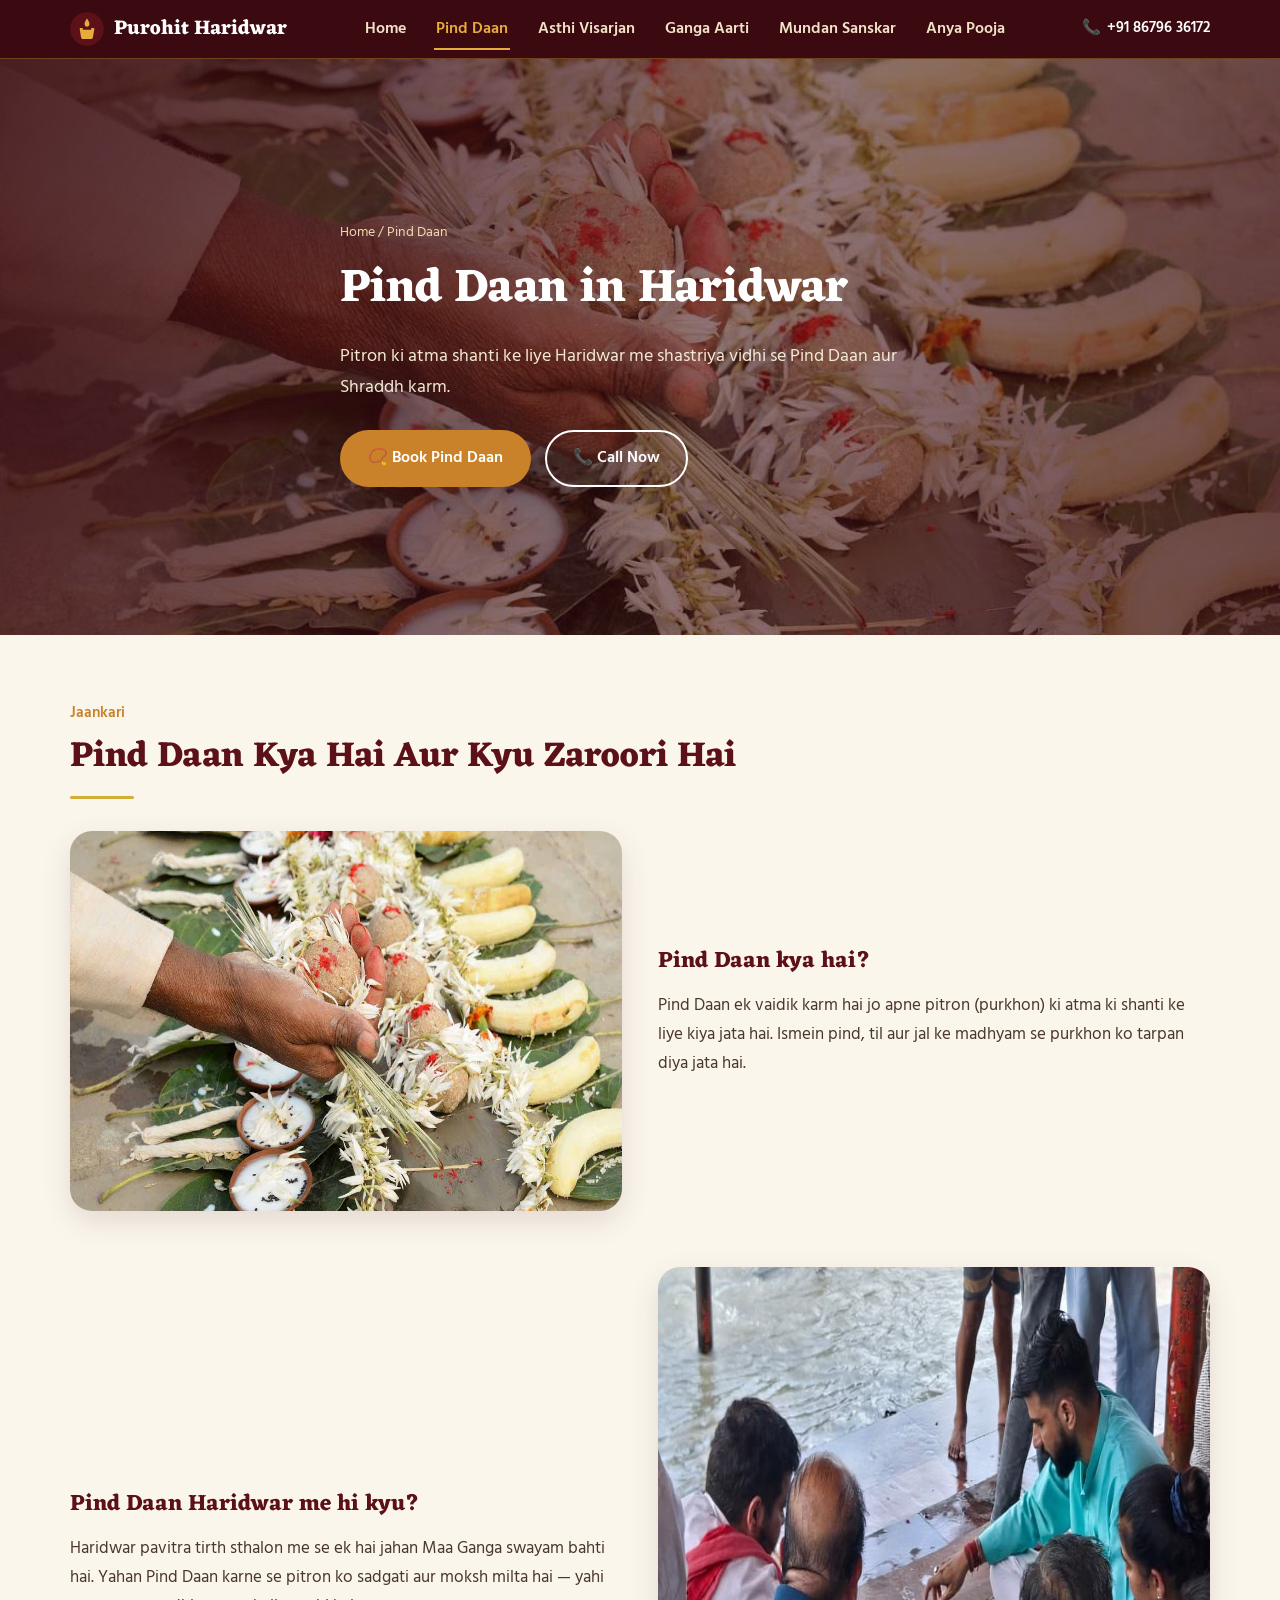
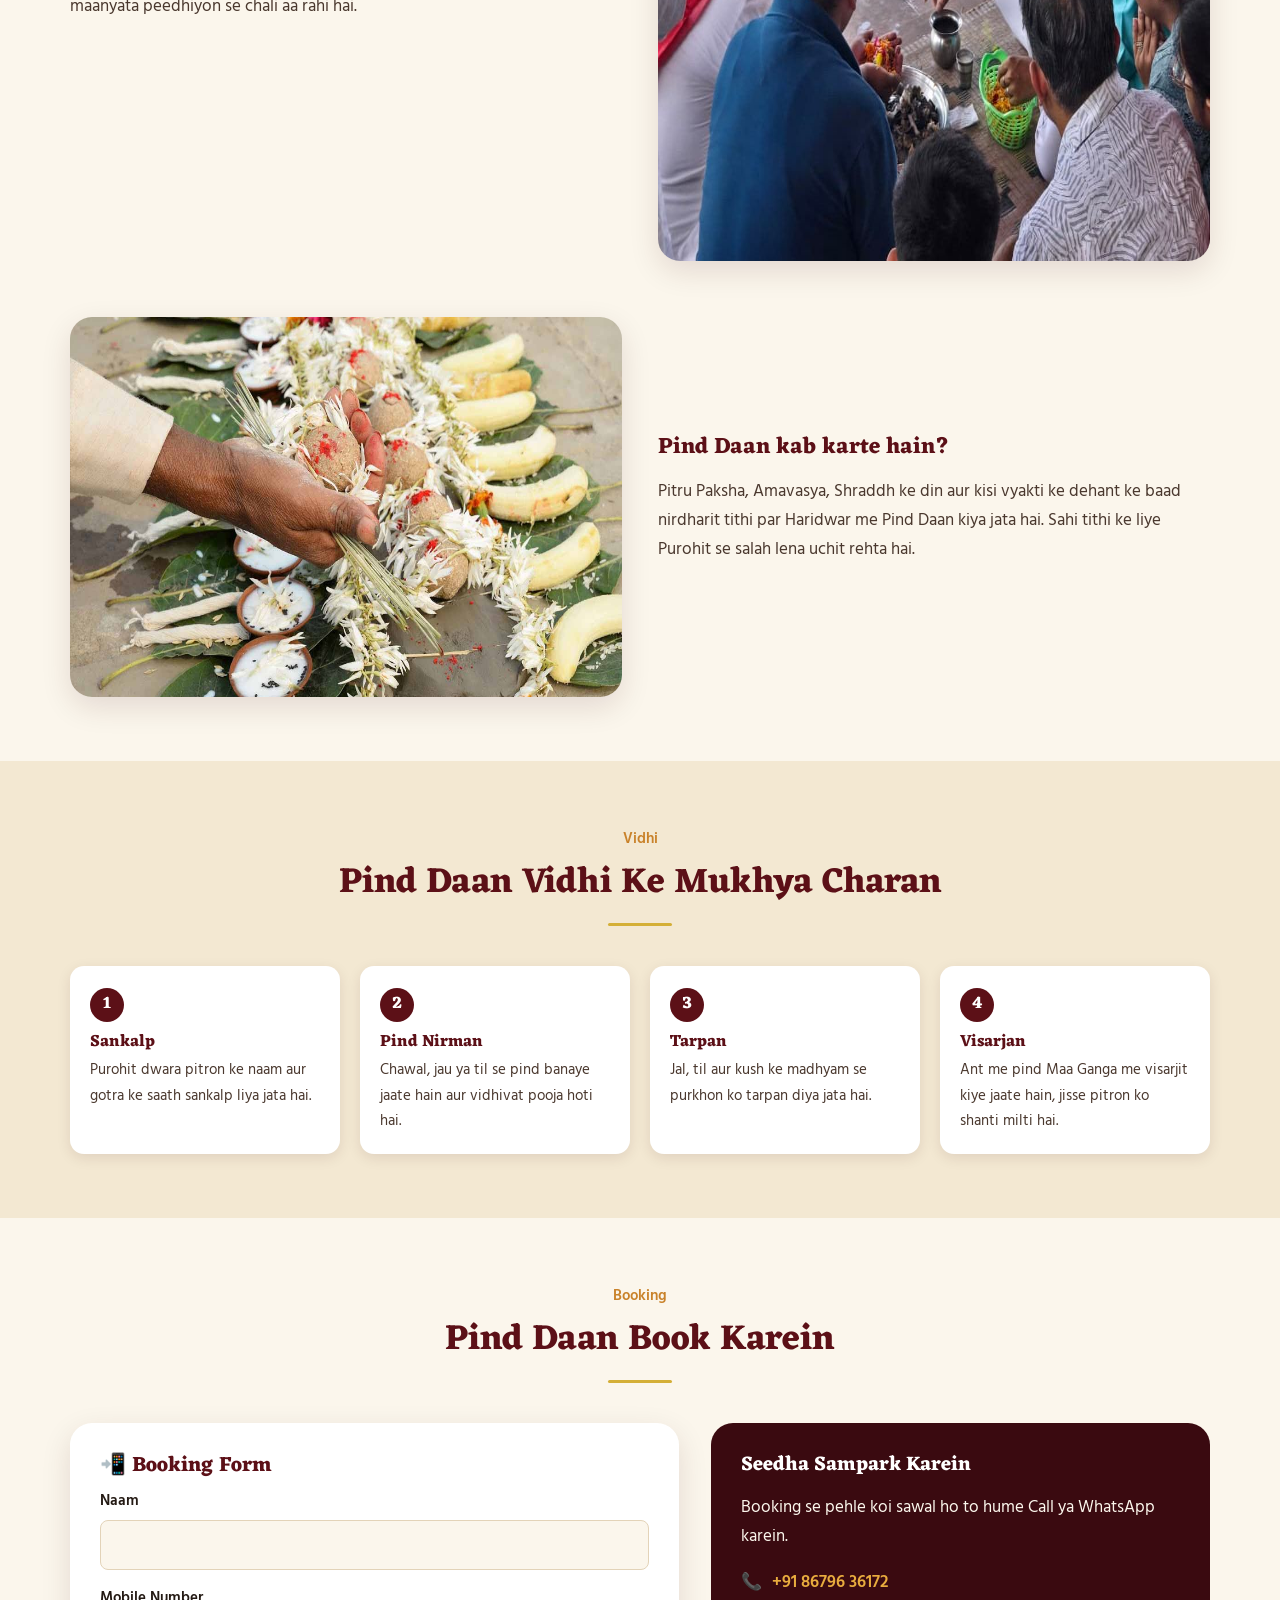
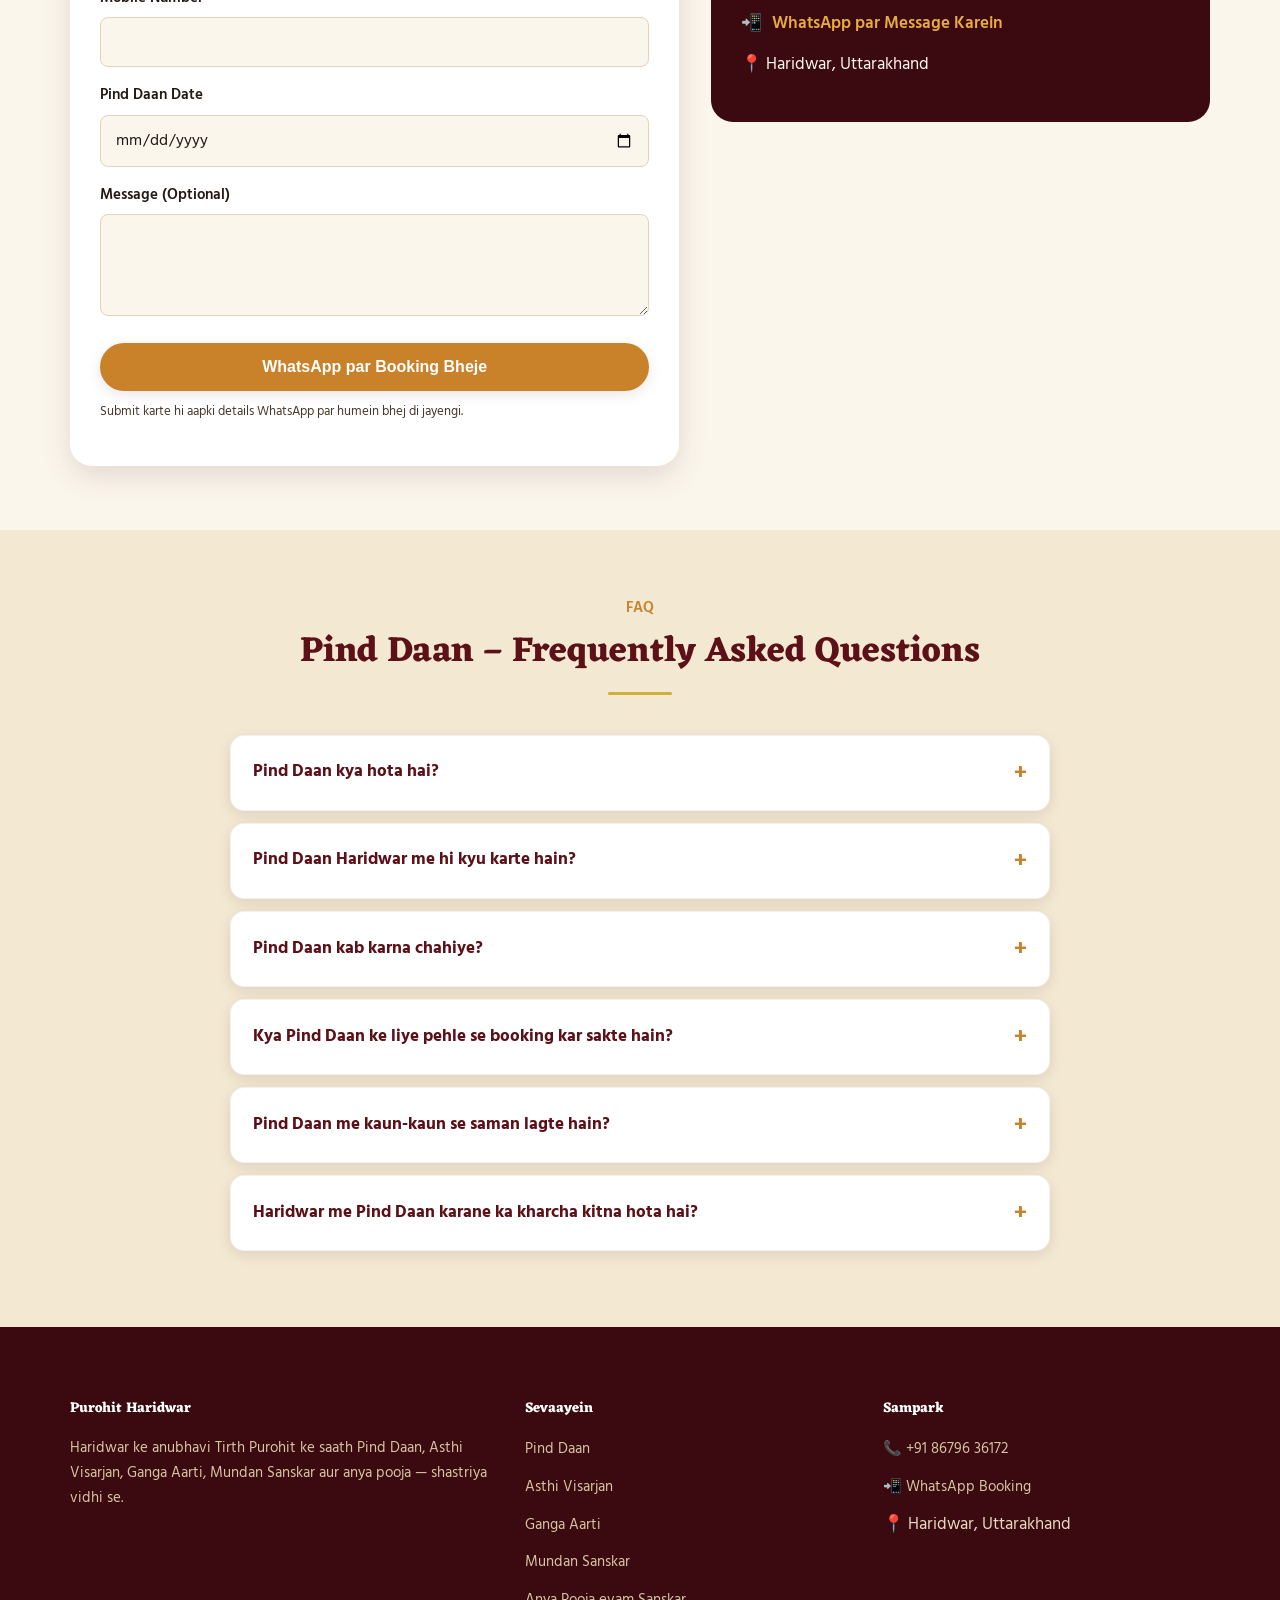
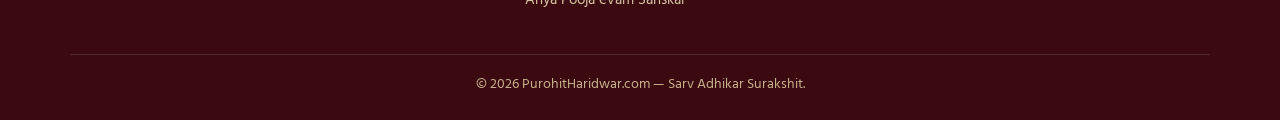
<file: pind-daan.html>
<!DOCTYPE html>
<html lang="hi">
<head>
<meta charset="UTF-8">
<title>Pind Daan Haridwar | Pind Daan Vidhi, Samagri & Online Booking</title>
<meta name="description" content="Haridwar me Pind Daan aur Shraddh karm shastriya vidhi se karwayein. Anubhavi Tirth Purohit, Pitru Paksha special booking aur family genealogy record update ki suvidha.">
<meta name="keywords" content="pind daan haridwar, pind daan booking haridwar, pind daan vidhi haridwar, shraddh pind daan haridwar, pitru paksha pind daan haridwar, haridwar pind daan pandit">
<meta name="viewport" content="width=device-width, initial-scale=1">
<meta name="robots" content="index, follow">
<link rel="canonical" href="https://purohitharidwar.com/pind-daan.html">
<link rel="icon" href="favicon.svg" type="image/svg+xml">

<meta property="og:type" content="website">
<meta property="og:locale" content="hi_IN">
<meta property="og:title" content="Pind Daan Haridwar | Vidhi, Samagri & Online Booking">
<meta property="og:description" content="Haridwar me Pind Daan aur Shraddh karm shastriya vidhi se karwayein — anubhavi Tirth Purohit ke saath.">
<meta property="og:url" content="https://purohitharidwar.com/pind-daan.html">
<meta property="og:image" content="https://purohitharidwar.com/images/pind-daan.jpg">
<meta name="twitter:card" content="summary_large_image">

<link rel="preconnect" href="https://fonts.googleapis.com">
<link rel="preconnect" href="https://fonts.gstatic.com" crossorigin>
<link href="https://fonts.googleapis.com/css2?family=Eczar:wght@600;700&family=Hind:wght@400;500;600;700&display=swap" rel="stylesheet">
<link rel="stylesheet" href="assets/css/style.css">

<script type="application/ld+json">
{
  "@context": "https://schema.org",
  "@type": "BreadcrumbList",
  "itemListElement": [
    {"@type":"ListItem","position":1,"name":"Home","item":"https://purohitharidwar.com/"},
    {"@type":"ListItem","position":2,"name":"Pind Daan","item":"https://purohitharidwar.com/pind-daan.html"}
  ]
}
</script>
<script type="application/ld+json">
{
  "@context": "https://schema.org",
  "@type": "FAQPage",
  "mainEntity": [
    {"@type":"Question","name":"Pind Daan kya hota hai?","acceptedAnswer":{"@type":"Answer","text":"Pind Daan pitron (purkhon) ki atma shanti ke liye kiya jane wala vaidik karm hai."}},
    {"@type":"Question","name":"Pind Daan Haridwar me hi kyu karte hain?","acceptedAnswer":{"@type":"Answer","text":"Haridwar pavitra tirth sthalon me se ek hai. Yahan Pind Daan karne se pitron ko sadgati milti hai."}},
    {"@type":"Question","name":"Pind Daan kab karna chahiye?","acceptedAnswer":{"@type":"Answer","text":"Pitru Paksha, Amavasya aur Shraddh ke din Pind Daan karna shubh mana jata hai."}},
    {"@type":"Question","name":"Kya Pind Daan ke liye pehle se booking kar sakte hain?","acceptedAnswer":{"@type":"Answer","text":"Haan, peak season me Pind Daan ki advance booking karna behtar hota hai."}},
    {"@type":"Question","name":"Pind Daan me kaun-kaun se saman lagte hain?","acceptedAnswer":{"@type":"Answer","text":"Pind, til, jal, kush, phool aur anya samagri Purohit dwara vyavasthit ki jati hai."}},
    {"@type":"Question","name":"Haridwar me Pind Daan karane ka kharcha kitna hota hai?","acceptedAnswer":{"@type":"Answer","text":"Kharcha vidhi, samay aur seva ke prakaar par nirbhar karta hai. Puri jankari ke liye pehle se Purohit se sampark karna uchit hota hai."}}
  ]
}
</script>
  <!-- Google tag (gtag.js) -->
<script async src="https://www.googletagmanager.com/gtag/js?id=AW-18351173434">
</script>
<script>
  window.dataLayer = window.dataLayer || [];
  function gtag(){dataLayer.push(arguments);}
  gtag('js', new Date());

  gtag('config', 'AW-18351173434');
</script>
  <!-- Event snippet for Contact conversion page -->
<script>
  gtag('event', 'conversion', {'send_to': 'AW-18351173434/DeU8CN_P3_EcELrewq5E'});
</script>

</head>
<body>

<header class="site-header">
  <nav class="nav">
    <a class="brand" href="index.html">
      <img src="favicon.svg" alt="" width="34" height="34">
      Purohit Haridwar
    </a>
    <ul class="nav-links">
      <li><a href="index.html">Home</a></li>
      <li><a href="pind-daan.html">Pind Daan</a></li>
      <li><a href="asthi-visarjan.html">Asthi Visarjan</a></li>
      <li><a href="ganga-aarti.html">Ganga Aarti</a></li>
      <li><a href="mundan-sanskaar.html">Mundan Sanskar</a></li>
      <li><a href="anya-pooja.html">Anya Pooja</a></li>
    </ul>
    <div class="nav-cta">
      <a class="nav-call" href="tel:+918679636172">📞 <span class="nav-call-text">+91 86796 36172</span></a>
      <button class="nav-toggle" aria-label="Menu kholein" aria-expanded="false">☰</button>
    </div>
  </nav>
</header>

<section class="hero" style="background-image:url('images/pind-daan.jpg')">
  <div class="container hero-inner">
    <p class="breadcrumb"><a href="index.html">Home</a> / Pind Daan</p>
    <h1>Pind Daan in Haridwar</h1>
    <p class="lead">Pitron ki atma shanti ke liye Haridwar me shastriya vidhi se Pind Daan aur Shraddh karm.</p>
    <div class="hero-actions">
      <a href="#booking" class="btn btn-primary">📿 Book Pind Daan</a>
      <a href="tel:+918679636172" class="btn btn-outline">📞 Call Now</a>
    </div>
  </div>
</section>

<section aria-labelledby="about-heading">
  <div class="container">
    <div class="section-head align-left">
      <span class="eyebrow">Jaankari</span>
      <h2 id="about-heading">Pind Daan Kya Hai Aur Kyu Zaroori Hai</h2>
      <hr class="divider">
    </div>

    <div class="info-row">
      <div class="info-media"><img src="images/pind-daan.jpg" alt="Pind Daan vidhi Haridwar" loading="lazy" width="560" height="380"></div>
      <div class="info-text">
        <h3>Pind Daan kya hai?</h3>
        <p>Pind Daan ek vaidik karm hai jo apne pitron (purkhon) ki atma ki shanti ke liye kiya jata hai. Ismein pind, til aur jal ke madhyam se purkhon ko tarpan diya jata hai.</p>
      </div>
    </div>

    <div class="info-row reverse">
      <div class="info-media"><img src="images/ganga-tat-vidhi.jpg" alt="Haridwar me Pind Daan Purohit" loading="lazy" width="960" height="594"></div>
      <div class="info-text">
        <h3>Pind Daan Haridwar me hi kyu?</h3>
        <p>Haridwar pavitra tirth sthalon me se ek hai jahan Maa Ganga swayam bahti hai. Yahan Pind Daan karne se pitron ko sadgati aur moksh milta hai — yahi maanyata peedhiyon se chali aa rahi hai.</p>
      </div>
    </div>

    <div class="info-row">
      <div class="info-media"><img src="images/pind-daan.jpg" alt="Pind Daan samagri Haridwar" loading="lazy" width="560" height="380"></div>
      <div class="info-text">
        <h3>Pind Daan kab karte hain?</h3>
        <p>Pitru Paksha, Amavasya, Shraddh ke din aur kisi vyakti ke dehant ke baad nirdharit tithi par Haridwar me Pind Daan kiya jata hai. Sahi tithi ke liye Purohit se salah lena uchit rehta hai.</p>
      </div>
    </div>
  </div>
</section>

<section class="section-alt" aria-labelledby="samagri-heading">
  <div class="container">
    <div class="section-head">
      <span class="eyebrow">Vidhi</span>
      <h2 id="samagri-heading">Pind Daan Vidhi Ke Mukhya Charan</h2>
      <hr class="divider">
    </div>
    <div class="steps">
      <div class="step"><h4>Sankalp</h4><p>Purohit dwara pitron ke naam aur gotra ke saath sankalp liya jata hai.</p></div>
      <div class="step"><h4>Pind Nirman</h4><p>Chawal, jau ya til se pind banaye jaate hain aur vidhivat pooja hoti hai.</p></div>
      <div class="step"><h4>Tarpan</h4><p>Jal, til aur kush ke madhyam se purkhon ko tarpan diya jata hai.</p></div>
      <div class="step"><h4>Visarjan</h4><p>Ant me pind Maa Ganga me visarjit kiye jaate hain, jisse pitron ko shanti milti hai.</p></div>
    </div>
  </div>
</section>

<section aria-labelledby="booking-heading" id="booking">
  <div class="container">
    <div class="section-head">
      <span class="eyebrow">Booking</span>
      <h2 id="booking-heading">Pind Daan Book Karein</h2>
      <hr class="divider">
    </div>
    <div class="booking-wrap">
      <form class="booking-card" data-wa-form data-service="Pind Daan" novalidate>
        <h3>📲 Booking Form</h3>
        <div class="form-field">
          <label for="pd-name">Naam</label>
          <input id="pd-name" type="text" data-wa-field="Naam" required>
        </div>
        <div class="form-field">
          <label for="pd-phone">Mobile Number</label>
          <input id="pd-phone" type="tel" data-wa-field="Phone" required>
        </div>
        <div class="form-field">
          <label for="pd-date">Pind Daan Date</label>
          <input id="pd-date" type="date" data-wa-field="Date" required>
        </div>
        <div class="form-field">
          <label for="pd-msg">Message (Optional)</label>
          <textarea id="pd-msg" rows="3" data-wa-field="Message"></textarea>
        </div>
        <button type="submit" class="btn btn-primary btn-block">WhatsApp par Booking Bheje</button>
        <p class="form-note">Submit karte hi aapki details WhatsApp par humein bhej di jayengi.</p>
      </form>

      <div class="contact-panel">
        <h3>Seedha Sampark Karein</h3>
        <p>Booking se pehle koi sawal ho to hume Call ya WhatsApp karein.</p>
        <ul>
          <li>📞 <a href="tel:+918679636172">+91 86796 36172</a></li>
          <li>📲 <a href="https://wa.me/918679636172">WhatsApp par Message Karein</a></li>
          <li>📍 Haridwar, Uttarakhand</li>
        </ul>
      </div>
    </div>
  </div>
</section>

<section class="section-alt" aria-labelledby="faq-heading" id="faq-pind">
  <div class="container">
    <div class="section-head">
      <span class="eyebrow">FAQ</span>
      <h2 id="faq-heading">Pind Daan – Frequently Asked Questions</h2>
      <hr class="divider">
    </div>
    <div class="faq-list">
      <details class="faq-item"><summary>Pind Daan kya hota hai?</summary><div class="faq-a">Pind Daan pitron (purkhon) ki atma shanti ke liye kiya jane wala vaidik karm hai.</div></details>
      <details class="faq-item"><summary>Pind Daan Haridwar me hi kyu karte hain?</summary><div class="faq-a">Haridwar pavitra tirth sthalon me se ek hai. Yahan Pind Daan karne se pitron ko sadgati milti hai.</div></details>
      <details class="faq-item"><summary>Pind Daan kab karna chahiye?</summary><div class="faq-a">Pitru Paksha, Amavasya aur Shraddh ke din Pind Daan karna shubh mana jata hai.</div></details>
      <details class="faq-item"><summary>Kya Pind Daan ke liye pehle se booking kar sakte hain?</summary><div class="faq-a">Haan, peak season me Pind Daan ki advance booking karna behtar hota hai.</div></details>
      <details class="faq-item"><summary>Pind Daan me kaun-kaun se saman lagte hain?</summary><div class="faq-a">Pind, til, jal, kush, phool aur anya samagri Purohit dwara vyavasthit ki jati hai.</div></details>
      <details class="faq-item"><summary>Haridwar me Pind Daan karane ka kharcha kitna hota hai?</summary><div class="faq-a">Kharcha vidhi, samay aur seva ke prakaar par nirbhar karta hai. Puri jankari ke liye pehle se Purohit se sampark karna uchit hota hai.</div></details>
    </div>
  </div>
</section>

<footer class="site-footer">
  <div class="container">
    <div class="footer-grid">
      <div>
        <h5>Purohit Haridwar</h5>
        <p>Haridwar ke anubhavi Tirth Purohit ke saath Pind Daan, Asthi Visarjan, Ganga Aarti, Mundan Sanskar aur anya pooja — shastriya vidhi se.</p>
      </div>
      <div>
        <h5>Sevaayein</h5>
        <ul>
          <li><a href="pind-daan.html">Pind Daan</a></li>
          <li><a href="asthi-visarjan.html">Asthi Visarjan</a></li>
          <li><a href="ganga-aarti.html">Ganga Aarti</a></li>
          <li><a href="mundan-sanskaar.html">Mundan Sanskar</a></li>
          <li><a href="anya-pooja.html">Anya Pooja evam Sanskar</a></li>
        </ul>
      </div>
      <div>
        <h5>Sampark</h5>
        <ul>
          <li><a href="tel:+918679636172">📞 +91 86796 36172</a></li>
          <li><a href="https://wa.me/918679636172">📲 WhatsApp Booking</a></li>
          <li>📍 Haridwar, Uttarakhand</li>
        </ul>
      </div>
    </div>
    <div class="footer-bottom">© 2026 PurohitHaridwar.com — Sarv Adhikar Surakshit.</div>
  </div>
</footer>

<div class="mobile-cta-bar">
  <a class="m-call" href="tel:+918679636172">📞 Call Now</a>
  <a class="m-wa" href="https://wa.me/918679636172">📲 WhatsApp</a>
</div>

<script src="assets/js/main.js"></script>
</body>
</html>
</file>
<file: assets/css/style.css>
/* =========================================================
   Purohit Haridwar — Shared Stylesheet
   Design tokens: temple maroon + saffron + cream palette
   ========================================================= */

:root{
  --maroon-900:#3a0a10;
  --maroon-700:#5c1017;
  --maroon-600:#7a1620;
  --saffron-600:#c9822a;
  --saffron-500:#dd9a3c;
  --saffron-400:#e8ac3e;
  --gold-500:#d4af37;
  --ganga-600:#1f6f83;
  --cream-50:#fbf6ec;
  --cream-100:#f3e8d2;
  --ink-900:#241a14;
  --ink-700:#4a382e;
  --white:#ffffff;
  --radius-sm:8px;
  --radius-md:14px;
  --radius-lg:22px;
  --shadow-soft:0 10px 30px rgba(58,10,16,.12);
  --shadow-tight:0 4px 14px rgba(58,10,16,.10);
  --max-w:1180px;
  --font-display:"Eczar", Georgia, "Times New Roman", serif;
  --font-body:"Hind", "Segoe UI", Arial, sans-serif;
}

*,*::before,*::after{box-sizing:border-box}
html{scroll-behavior:smooth}
body{
  margin:0;
  font-family:var(--font-body);
  background:var(--cream-50);
  color:var(--ink-900);
  line-height:1.7;
  font-size:17px;
}
img{max-width:100%;display:block}
a{color:var(--maroon-600)}
h1,h2,h3,h4{
  font-family:var(--font-display);
  color:var(--maroon-700);
  line-height:1.25;
  margin:0 0 .5em;
}
.container{max-width:var(--max-w);margin:0 auto;padding:0 20px}
.visually-hidden{
  position:absolute;width:1px;height:1px;padding:0;margin:-1px;
  overflow:hidden;clip:rect(0,0,0,0);white-space:nowrap;border:0;
}
section{padding:64px 0}
.section-alt{background:var(--cream-100)}
.eyebrow{
  display:inline-block;
  font-size:.95rem;
  color:var(--saffron-600);
  font-weight:600;
  margin-bottom:8px;
}
.section-head{max-width:680px;margin:0 auto 40px;text-align:center}
.section-head h2{font-size:clamp(1.6rem,3vw,2.2rem)}
.section-head p{color:var(--ink-700)}
.divider{
  width:64px;height:3px;background:var(--gold-500);
  border:none;margin:14px auto 0;border-radius:2px;
}
.section-head.align-left{text-align:left;margin:0 0 32px}
.section-head.align-left .divider{margin:14px 0 0}

/* ---------- Buttons ---------- */
.btn{
  display:inline-flex;align-items:center;gap:8px;
  padding:13px 26px;border-radius:999px;
  font-weight:600;font-size:1rem;text-decoration:none;
  border:2px solid transparent;cursor:pointer;
  transition:transform .15s ease, box-shadow .15s ease, background .15s ease;
}
.btn:hover{transform:translateY(-2px)}
.btn-primary{background:var(--saffron-600);color:var(--white);box-shadow:var(--shadow-tight)}
.btn-primary:hover{background:var(--saffron-500);color:var(--white)}
.btn-outline{background:transparent;border-color:var(--white);color:var(--white)}
.btn-outline:hover{background:rgba(255,255,255,.12);color:var(--white)}
.btn-call{background:var(--maroon-700);color:var(--white)}
.btn-call:hover{background:var(--maroon-600);color:var(--white)}
.btn-block{width:100%;justify-content:center}

/* ---------- Header / Nav ---------- */
.site-header{
  position:sticky;top:0;z-index:1000;
  background:var(--maroon-900);
  border-bottom:1px solid rgba(212,175,55,.35);
}
.nav{
  display:flex;align-items:center;justify-content:space-between;
  padding:12px 20px;max-width:var(--max-w);margin:0 auto;
}
.brand{
  display:flex;align-items:center;gap:10px;
  color:var(--white);text-decoration:none;
  font-family:var(--font-display);font-weight:700;font-size:1.25rem;
}
.brand img{width:34px;height:34px;border-radius:50%}
.nav-links{
  display:flex;gap:26px;list-style:none;margin:0;padding:0;
}
.nav-links a{
  color:#f2e3c8;text-decoration:none;font-weight:600;font-size:.98rem;
  padding:6px 2px;border-bottom:2px solid transparent;
  transition:color .15s ease, border-color .15s ease;
}
.nav-links a:hover,.nav-links a[aria-current="page"]{
  color:var(--saffron-400);border-color:var(--saffron-400);
}
.nav-cta{display:flex;align-items:center;gap:10px}
.nav-call{
  display:flex;align-items:center;gap:6px;color:var(--white);
  text-decoration:none;font-weight:600;font-size:.95rem;
}
.nav-toggle{
  display:none;background:none;border:none;color:var(--white);
  font-size:1.6rem;cursor:pointer;line-height:1;padding:4px 8px;
}

@media (max-width:900px){
  .nav-links{
    position:absolute;top:100%;left:0;right:0;
    background:var(--maroon-900);flex-direction:column;gap:0;
    max-height:0;overflow:hidden;transition:max-height .25s ease;
  }
  .nav-links.open{max-height:420px;padding:8px 0}
  .nav-links li{border-top:1px solid rgba(255,255,255,.08)}
  .nav-links a{display:block;padding:14px 20px;border-bottom:none}
  .nav-toggle{display:block}
  .nav-call span.nav-call-text{display:none}
}

/* ---------- Hero ---------- */
.hero{
  position:relative;min-height:64vh;
  display:flex;align-items:center;color:var(--white);
  background-size:cover;background-position:center;
}
.hero::before{
  content:"";position:absolute;inset:0;
  background:linear-gradient(115deg, rgba(58,10,16,.88), rgba(58,10,16,.55) 55%, rgba(58,10,16,.75));
}
.hero-inner{position:relative;z-index:1;padding:70px 0;max-width:720px}
.hero .breadcrumb{
  font-size:.9rem;color:#f2d9ae;margin-bottom:14px;
}
.hero .breadcrumb a{color:#f2d9ae;text-decoration:none}
.hero .breadcrumb a:hover{text-decoration:underline}
.hero h1{color:var(--white);font-size:clamp(2rem,4.2vw,2.9rem)}
.hero p.lead{font-size:1.15rem;color:#f4ead4;max-width:600px}
.hero-actions{display:flex;flex-wrap:wrap;gap:14px;margin-top:26px}
.hero.hero-home{min-height:82vh}

/* ---------- Service grid (home) ---------- */
.service-grid{
  display:grid;gap:24px;
  grid-template-columns:repeat(auto-fit,minmax(220px,1fr));
}
.service-card{
  background:var(--white);border-radius:var(--radius-md);
  box-shadow:var(--shadow-tight);text-decoration:none;color:inherit;
  overflow:hidden;display:flex;flex-direction:column;
  border:1px solid rgba(58,10,16,.06);
  transition:transform .18s ease, box-shadow .18s ease;
}
.service-card:hover{transform:translateY(-6px);box-shadow:var(--shadow-soft)}
.service-card .thumb{height:150px;overflow:hidden}
.service-card .thumb img{width:100%;height:100%;object-fit:cover}
.service-card .body{padding:20px}
.service-card h3{font-size:1.15rem;margin-bottom:6px}
.service-card p{color:var(--ink-700);font-size:.95rem;margin:0}
.service-card .go{
  margin-top:12px;font-weight:600;color:var(--saffron-600);font-size:.9rem;
}

/* ---------- Alternating info rows ---------- */
.info-row{
  display:grid;gap:36px;align-items:center;
  grid-template-columns:1fr 1fr;margin-bottom:56px;
}
.info-row:last-child{margin-bottom:0}
.info-row.reverse .info-media{order:2}
.info-row .info-media img{
  border-radius:var(--radius-lg);box-shadow:var(--shadow-soft);
}
.info-row .info-text h3{font-size:1.4rem}
.info-row .info-text p{color:var(--ink-700)}
@media (max-width:820px){
  .info-row,.info-row.reverse{grid-template-columns:1fr}
  .info-row.reverse .info-media{order:0}
}

/* ---------- Icon list (why choose us) ---------- */
.icon-list{
  display:grid;gap:24px;
  grid-template-columns:repeat(auto-fit,minmax(230px,1fr));
}
.icon-item{
  background:var(--white);border-radius:var(--radius-md);
  padding:24px 20px;box-shadow:var(--shadow-tight);
  border-top:3px solid var(--saffron-500);
}
.icon-item .glyph{font-size:1.8rem;margin-bottom:10px}
.icon-item h4{font-size:1.05rem;margin-bottom:6px}
.icon-item p{color:var(--ink-700);font-size:.93rem;margin:0}

/* ---------- Booking layout ---------- */
.booking-wrap{
  display:grid;gap:32px;
  grid-template-columns:1.1fr .9fr;align-items:start;
}
@media (max-width:900px){.booking-wrap{grid-template-columns:1fr}}
.booking-card{
  background:var(--white);border-radius:var(--radius-lg);
  box-shadow:var(--shadow-soft);padding:30px;
  position:sticky;top:96px;
}
.booking-card h3{font-size:1.3rem}
.form-field{margin-bottom:16px}
.form-field label{display:block;font-weight:600;margin-bottom:6px;font-size:.93rem}
.form-field input,.form-field textarea{
  width:100%;padding:11px 14px;border:1.5px solid #e3d3b8;
  border-radius:var(--radius-sm);font-family:inherit;font-size:1rem;
  background:var(--cream-50);color:var(--ink-900);
}
.form-field input:focus,.form-field textarea:focus{
  outline:none;border-color:var(--saffron-500);
  box-shadow:0 0 0 3px rgba(201,130,42,.18);
}
.form-note{font-size:.82rem;color:var(--ink-700);margin-top:10px}

.contact-panel{
  background:var(--maroon-900);color:var(--cream-50);
  border-radius:var(--radius-lg);padding:30px;
}
.contact-panel h3{color:var(--white)}
.contact-panel a{color:var(--saffron-400);text-decoration:none;font-weight:600}
.contact-panel ul{list-style:none;padding:0;margin:16px 0 0}
.contact-panel li{margin-bottom:12px;display:flex;gap:10px}

/* ---------- FAQ (native details/summary — fast, accessible, crawlable) ---------- */
.faq-list{max-width:820px;margin:0 auto}
.faq-item{
  background:var(--white);border-radius:var(--radius-md);
  margin-bottom:12px;box-shadow:var(--shadow-tight);
  border:1px solid rgba(58,10,16,.06);overflow:hidden;
}
.faq-item summary{
  cursor:pointer;list-style:none;padding:18px 22px;
  font-weight:700;color:var(--maroon-700);
  display:flex;justify-content:space-between;align-items:center;gap:12px;
}
.faq-item summary::-webkit-details-marker{display:none}
.faq-item summary::after{
  content:"+";font-size:1.4rem;color:var(--saffron-600);flex-shrink:0;
  transition:transform .2s ease;
}
.faq-item[open] summary::after{transform:rotate(45deg)}
.faq-item .faq-a{padding:0 22px 20px;color:var(--ink-700)}

/* ---------- Steps ---------- */
.steps{counter-reset:step;display:grid;gap:20px;grid-template-columns:repeat(auto-fit,minmax(220px,1fr))}
.step{
  background:var(--white);border-radius:var(--radius-md);padding:22px 20px 20px;
  box-shadow:var(--shadow-tight);position:relative;
}
.step::before{
  counter-increment:step;content:counter(step);
  display:inline-flex;align-items:center;justify-content:center;
  width:34px;height:34px;border-radius:50%;
  background:var(--maroon-700);color:var(--white);
  font-family:var(--font-display);font-weight:700;margin-bottom:10px;
}
.step h4{font-size:1.02rem;margin-bottom:6px}
.step p{color:var(--ink-700);font-size:.93rem;margin:0}

/* ---------- CTA band ---------- */
.cta-band{
  background:linear-gradient(120deg, var(--maroon-900), var(--maroon-600));
  color:var(--white);border-radius:var(--radius-lg);
  padding:44px 36px;text-align:center;
}
.cta-band h2{color:var(--white)}
.cta-band p{color:#f2e3c8;max-width:560px;margin:0 auto 24px}
.cta-band .hero-actions{justify-content:center}

/* ---------- Footer ---------- */
.site-footer{background:var(--maroon-900);color:#e9d9bd;padding:46px 0 24px}
.footer-grid{
  display:grid;gap:30px;grid-template-columns:1.3fr 1fr 1fr;margin-bottom:30px;
}
.footer-grid h5{color:var(--white);font-family:var(--font-display);margin-bottom:14px}
.footer-grid p{color:#d8c4a3;font-size:.93rem}
.footer-grid ul{list-style:none;padding:0;margin:0}
.footer-grid li{margin-bottom:9px}
.footer-grid a{color:#d8c4a3;text-decoration:none;font-size:.93rem}
.footer-grid a:hover{color:var(--saffron-400)}
.footer-bottom{
  border-top:1px solid rgba(255,255,255,.12);padding-top:18px;
  text-align:center;font-size:.85rem;color:#c8b28c;
}
@media (max-width:820px){.footer-grid{grid-template-columns:1fr}}

/* ---------- Sticky mobile action bar ---------- */
.mobile-cta-bar{
  display:none;position:fixed;left:0;right:0;bottom:0;z-index:1100;
  gap:1px;background:rgba(58,10,16,.15);
}
.mobile-cta-bar a{
  flex:1;text-align:center;padding:14px 8px;font-weight:700;
  text-decoration:none;font-size:.95rem;
}
.mobile-cta-bar .m-call{background:var(--maroon-700);color:var(--white)}
.mobile-cta-bar .m-wa{background:#1fae59;color:var(--white)}
@media (max-width:820px){
  .mobile-cta-bar{display:flex}
  body{padding-bottom:56px}
  .booking-card{position:static}
}

/* ---------- Utility ---------- */
.text-center{text-align:center}
.mt-0{margin-top:0}
.small-note{font-size:.85rem;color:var(--ink-700)}
</file>
